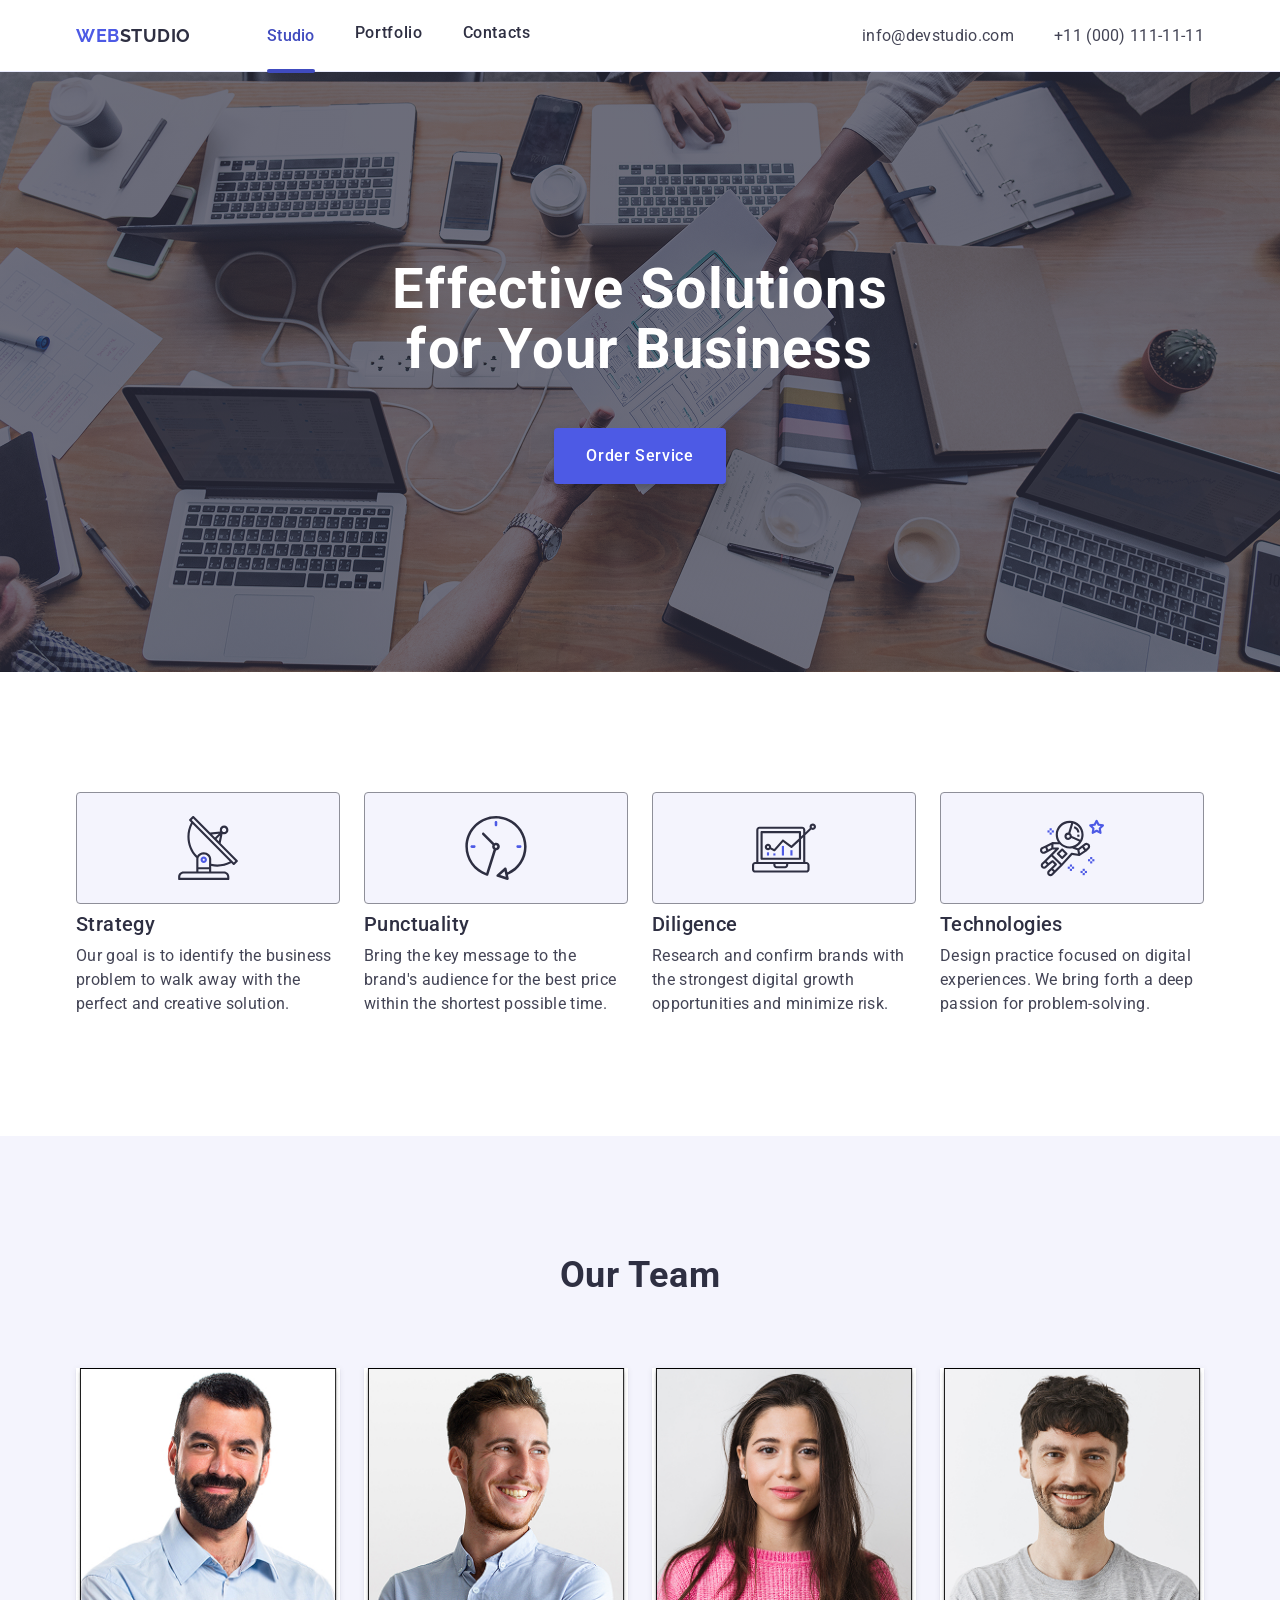
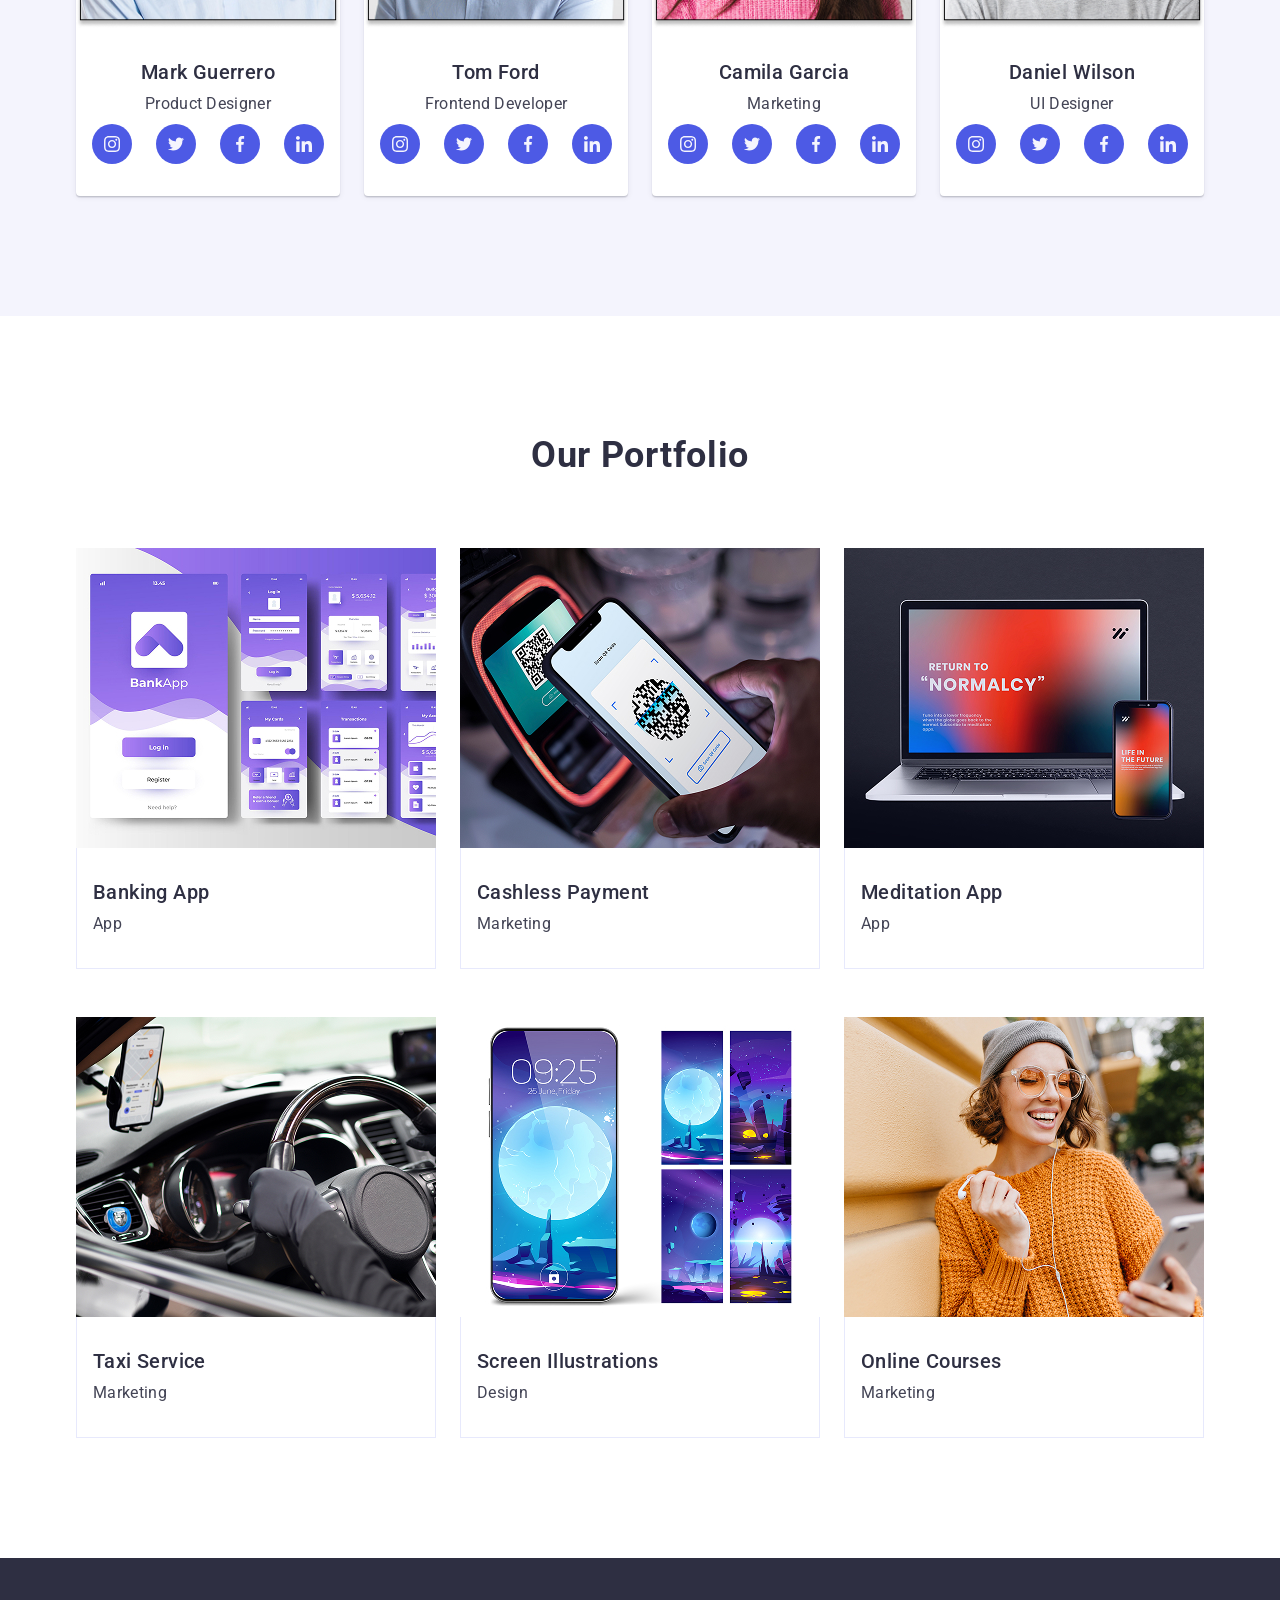
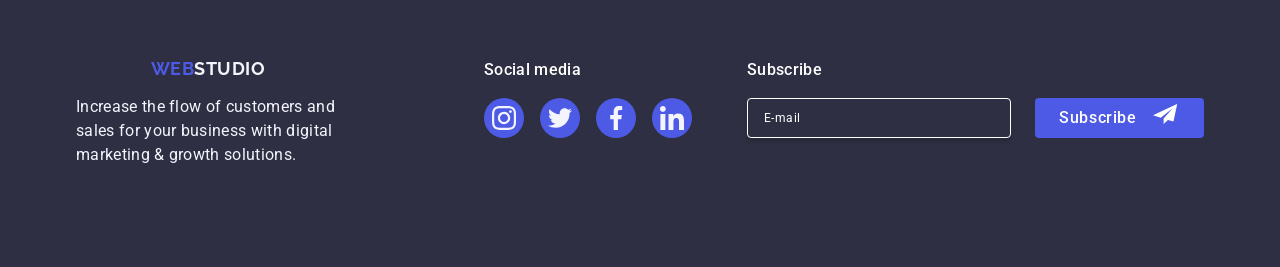
<file: index.html>
<!DOCTYPE html>
<html lang="en">

<head>
    <meta charset="UTF-8">
    <meta name="viewport" content="width=device-width, initial-scale=1.0">
    <title>Document</title>
    <link rel="preconnect" href="https://fonts.googleapis.com">
    <link rel="preconnect" href="https://fonts.gstatic.com" crossorigin>
    <link href="https://fonts.googleapis.com/css2?family=Raleway:ital,wght@0,100..900;1,100..900&family=Roboto:ital,wght@0,100..900;1,100..900&display=swap" rel="stylesheet">
    <link rel="stylesheet" href="https://cdnjs.cloudflare.com/ajax/libs/modern-normalize/3.0.1/modern-normalize.min.css" integrity="sha512-q6WgHqiHlKyOqslT/lgBgodhd03Wp4BEqKeW6nNtlOY4quzyG3VoQKFrieaCeSnuVseNKRGpGeDU3qPmabCANg==" crossorigin="anonymous" referrerpolicy="no-referrer"/>
    <link rel="stylesheet" href="./css/styles.css"/>
</head>

<body>
    <header class="header">
        <div class="container">
        <div class="start-point">
         <nav class="aligner">
             <a href="./index.html" class="logo"><span class="accent">Web</span>Studio</a>

              <ul class="nav">
                  <li>
                    <a href="./index.html" class="main-link current">Studio</a>
                  </li>
                  <li><a href="" class="nav-link">Portfolio</a></li>
                  <li><a href="" class="nav-link">Contacts</a></li>
              </ul>
         </nav>

         <address class="contacts">
              <ul class="contacts-list">
                  <li><a href="mailto:info@devstudio.com" class="link">info@devstudio.com</a></li>
                  <li><a href="tel:+110001111111" class="link">+11 (000) 111-11-11</a></li>
              </ul>
         </address>

         <button class="burger-btn" type="button">
          <svg width="24" height="24">
            <use href="./images/icons.svg#icon-hero-icons"></use>
          </svg> 
        </button>

        </div>
        </div>
    </header>

    <main class="main">
        
            <section class="main-page">
                <div class="container"> 
                <h1 class="main-title">Effective Solutions for Your Business</h1>
                
                <button type="button" class="main-page-button">Order Service</button>
                </div>
            </section>
       

        
            <section class="features-section">
                <div class="container">
                <h2 class="visually-hidden">Our Features</h2>
                <ul class="feature-list">
                    <li class="feature-item">

                        <div class="feature-icon-box">
                        <svg width="64" height="64">
                            <use href="./images/icons.svg#icon-antenna"></use>
                        </svg>
                        </div>

                        <h3 class="mini-title">Strategy</h3>
                        <p class="features-text">Our goal is to identify the business problem to walk away with the perfect and creative solution.</p>
                    </li>
                    <li class="feature-item">

                        <div class="feature-icon-box">
                        <svg width="64" height="64">
                            <use href="./images/icons.svg#icon-clock"></use>
                        </svg>
                        </div>

                        <h3 class="mini-title">Punctuality</h3>
                        <p class="features-text">Bring the key message to the brand's audience for the best price within the shortest possible time.</p>
                    </li>
                    <li class="feature-item">

                        <div class="feature-icon-box">
                        <svg width="64" height="64">
                            <use href="./images/icons.svg#icon-diagram"></use>
                        </svg>
                        </div>

                        <h3 class="mini-title">Diligence</h3>
                        <p class="features-text">Research and confirm brands with the strongest digital growth opportunities and minimize risk.</p>
                    </li>
                    <li class="feature-item">

                        <div class="feature-icon-box">
                        <svg width="64" height="64">
                            <use href="./images/icons.svg#icon-astronaut"></use>
                        </svg>
                        </div>

                        <h3 class="mini-title">Technologies</h3>
                        <p class="features-text">Design practice focused on digital experiences. We bring forth a deep passion for problem-solving.</p>
                    </li>
                </ul>
                 </div>
            </section>
       

        
            <section class="our-team-wrapper">
                <div class="container">
                <h2 class="team-section-title">Our Team</h2>
                <ul class="our-team-list">
                    <li class="our-team-item">
                        <img srcset="./images/img-9.jpg 1x, ./images/img-3-544-536@2x.jpg 2x" src="./images/img-9.jpg" alt="Dark-haired bearded man" width="264" height="260" />
                        <div class="team-bottom-text">
                        <h3 class="team-name text-center">Mark Guerrero</h3>
                        <p class="team-description text-center" >Product Designer</p>
                        
                        <ul class="social-list">
  <li class="social-item">
    <a href="#" class="social-link">
      <svg width="16" height="16" class="social-icon">
        <use href="./images/icons.svg#icon-instagram"></use>
      </svg>
    </a>
  </li>

  <li class="social-item">
    <a href="#" class="social-link">
      <svg width="16" height="16" class="social-icon">
        <use href="./images/icons.svg#icon-twitter"></use>
      </svg>
    </a>
  </li>

  <li class="social-item">
    <a href="#" class="social-link">
      <svg width="16" height="16" class="social-icon">
        <use href="./images/icons.svg#icon-facebook"></use>
      </svg>
    </a>
  </li>

  <li class="social-item">
    <a href="#" class="social-link">
      <svg width="16" height="16" class="social-icon">
        <use href="./images/icons.svg#icon-linkedin"></use>
      </svg>
    
    </a>
  </li>

</ul>
</div>
                    </li>
                    <li class="our-team-item">
                        <img srcset="./images/img-8.jpg 1x, ./images/img-2-544-536@2x.jpg 2x" src="./images/img-8.jpg" alt="Brown-haired man with a short beard" width="264" height="260" />
                        <div class="team-bottom-text">
                        <h3 class="team-name text-center">Tom Ford</h3>
                        <p class="team-description text-center">Frontend Developer</p>
                    
                    <ul class="social-list">
  <li class="social-item">
    <a href="#" class="social-link">
      <svg width="16" height="16" class="social-icon">
        <use href="./images/icons.svg#icon-instagram"></use>
      </svg>
    </a>
  </li>

  <li class="social-item">
    <a href="#" class="social-link">
      <svg width="16" height="16" class="social-icon">
        <use href="./images/icons.svg#icon-twitter"></use>
      </svg>
    </a>
  </li>

  <li class="social-item">
    <a href="#" class="social-link">
      <svg width="16" height="16" class="social-icon">
        <use href="./images/icons.svg#icon-facebook"></use>
      </svg>
    </a>
  </li>

  <li class="social-item">
    <a href="#" class="social-link">
      <svg width="16" height="16" class="social-icon">
        <use href="./images/icons.svg#icon-linkedin"></use>
      </svg>
    </a>
  </li>
</ul>
</div>
                    </li>
                    <li class="our-team-item">
                        <img srcset="./images/img-7.jpg 1x, ./images/img-1-544-536@2x.jpg 2x" src="./images/img-7.jpg" alt="Young lady with long dark hair" width="264" height="260" />
                        <div class="team-bottom-text">
                        <h3 class="team-name text-center">Camila Garcia</h3>
                        <p class="team-description text-center">Marketing</p>
                    
                    <ul class="social-list">
  <li class="social-item">
    <a href="#" class="social-link">
      <svg width="16" height="16" class="social-icon">
        <use href="./images/icons.svg#icon-instagram"></use>
      </svg>
    </a>
  </li>

  <li class="social-item">
    <a href="#" class="social-link">
      <svg width="16" height="16" class="social-icon">
        <use href="./images/icons.svg#icon-twitter"></use>
      </svg>
    </a>
  </li>

  <li class="social-item">
    <a href="#" class="social-link">
      <svg width="16" height="16" class="social-icon">
        <use href="./images/icons.svg#icon-facebook"></use>
      </svg>
    </a>
  </li>

  <li class="social-item">
    <a href="#" class="social-link">
      <svg width="16" height="16" class="social-icon">
        <use href="./images/icons.svg#icon-linkedin"></use>
      </svg>
    </a>
  </li>
</ul>
</div>
                    </li>
                    <li class="our-team-item">
                        <img srcset="./images/img-6.jpg 1x, ./images/img-544-536@2x.jpg 2x" src="./images/img-6.jpg" alt="A young smiling man with a disheveled hairstyle" width="264" height="260" />
                        <div class="team-bottom-text">
                        <h3 class="team-name text-center">Daniel Wilson</h3>
                        <p class="team-description text-center">UI Designer</p>
                    
                    <ul class="social-list">
  <li class="social-item">
    <a href="#" class="social-link">
      <svg width="16" height="16" class="social-icon">
        <use href="./images/icons.svg#icon-instagram"></use>
      </svg>
    </a>
  </li>

  <li class="social-item">
    <a href="#" class="social-link">
      <svg width="16" height="16" class="social-icon">
        <use href="./images/icons.svg#icon-twitter"></use>
      </svg>
    </a>
  </li>

  <li class="social-item">
    <a href="#" class="social-link">
      <svg width="16" height="16" class="social-icon">
        <use href="./images/icons.svg#icon-facebook"></use>
      </svg>
    </a>
  </li>

  <li class="social-item">
    <a href="#" class="social-link">
      <svg width="16" height="16" class="social-icon">
        <use href="./images/icons.svg#icon-linkedin"></use>
      </svg>
    </a>
  </li>
</ul>
</div>
                    </li>
                </ul>
                </div>
            </section>
        

        
            <section class="our-portfolio-wrapper">
            <div class="container">
                <h2 class="portfolio-section-title">Our Portfolio</h2>
                <ul class="portfolio-list">
                    <li class="portfolio-item">
                        <div class="portfolio-image-wrapper">
                        <img srcset="./images/img-5.jpg 1x, ./images/row1-1-720-600@2x.jpg 2x" src="./images/img-5.jpg" alt="Application pages" width="360" height="300"/>
                        <p class="portfolio-overlay">
            14 Stylish and User-Friendly App Design Concepts · Task Manager App · Calorie Tracker App · Exotic Fruit Ecommerce App · Cloud Storage App
        </p>
                        </div>
                        <div class="bottom-text">
                        <h3 class="portfolio-mini-title">Banking App</h3>
                        <p class="portfolio-description">App</p>
                        </div>
                    </li>
                    <li class="portfolio-item">
                        <div class="portfolio-image-wrapper">
                        <img srcset="./images/img-4.jpg 1x, ./images/row1-2-720-600@2x.jpg 2x" src="./images/img-4.jpg"  alt="Debit mashing with phone payments" width="360" height="300"/>
                        <p class="portfolio-overlay">
            14 Stylish and User-Friendly App Design Concepts · Task Manager App · Calorie Tracker App · Exotic Fruit Ecommerce App · Cloud Storage App
          </p>
                        </div>
                        <div class="bottom-text">
                        <h3 class="portfolio-mini-title">Cashless Payment</h3>
                        <p class="portfolio-description">Marketing</p>
                        </div>
                    </li>
                    <li class="portfolio-item">
                        <div class="portfolio-image-wrapper">
                        <img srcset="./images/img-3.jpg 1x, ./images/row1-3-720-600@2x.jpg 2x" src="./images/img-3.jpg"  alt="Laptop and phone applications" width="360" height="300"/>
                        <p class="portfolio-overlay">
            14 Stylish and User-Friendly App Design Concepts · Task Manager App · Calorie Tracker App · Exotic Fruit Ecommerce App · Cloud Storage App
        </p>
                        </div>
                        <div class="bottom-text">
                        <h3 class="portfolio-mini-title">Meditation App</h3>
                        <p class="portfolio-description">App</p>
                        </div>
                    </li>
                    <li class="portfolio-item">
                        <div class="portfolio-image-wrapper">
                        <img srcset="./images/img-2.jpg 1x, ./images/row2-1-720-600@2x.jpg 2x" src="./images/img-2.jpg"  alt="Taxi Service apps" width="360" height="300"/>
                        <p class="portfolio-overlay">
            14 Stylish and User-Friendly App Design Concepts · Task Manager App · Calorie Tracker App · Exotic Fruit Ecommerce App · Cloud Storage App
        </p>
                        </div>
                        <div class="bottom-text">
                        <h3 class="portfolio-mini-title">Taxi Service</h3>
                        <p class="portfolio-description">Marketing</p>
                        </div>
                    </li>
                    <li class="portfolio-item">
                        <div class="portfolio-image-wrapper">
                        <img srcset="./images/img-1.jpg 1x, ./images/row2-2-720-600@2x.jpg 2x" src="./images/img-1.jpg" alt="Screen Illustrations" width="360" height="300"/>
                        <p class="portfolio-overlay">
            14 Stylish and User-Friendly App Design Concepts · Task Manager App · Calorie Tracker App · Exotic Fruit Ecommerce App · Cloud Storage App
        </p>
                        </div>
                        <div class="bottom-text">
                        <h3 class="portfolio-mini-title">Screen Illustrations</h3>
                        <p class="portfolio-description">Design</p>
                        </div>
                    </li>
                    <li class="portfolio-item">
                      <div class="portfolio-image-wrapper">
                        <img srcset="./images/img.jpg 1x, ./images/row2-3-720-600@2x.jpg 2x" src="./images/img.jpg" alt="Use of Online Courses app" width="360" height="300"/>
                        <p class="portfolio-overlay">
            14 Stylish and User-Friendly App Design Concepts · Task Manager App · Calorie Tracker App · Exotic Fruit Ecommerce App · Cloud Storage App
        </p>
      </div>
                        <div class="bottom-text">
                        <h3 class="portfolio-mini-title">Online Courses</h3>
                        <p class="portfolio-description">Marketing</p>
                        </div>
                    </li>
                </ul> 
            </div>
            </section>
       
    </main>

    <footer class="ending">
        <div class="container">


          <div class="footer-wrapper">
        <div class="footer-info">
        <a href="./index.html" class="ending-logo"><span class="accent">Web</span>Studio</a>

        <p class="ending-text">Increase the flow of customers and sales for your business with digital marketing & growth solutions.</p>
</div>

      <div class="footer-social">
  <p class="footer-social-title">Social media</p>

  <ul class="footer-social-list">
    <li class="footer-social-item">
      <a href="#" class="footer-social-link">
        <svg width="24" height="24" class="footer-social-icon">
          <use href="./images/icons.svg#icon-instagram"></use>
        </svg>
      </a>
    </li>

    <li class="footer-social-item">
      <a href="#" class="footer-social-link">
        <svg width="24" height="24" class="footer-social-icon">
          <use href="./images/icons.svg#icon-twitter"></use>
        </svg>
      </a>
    </li>

    <li class="footer-social-item">
      <a href="#" class="footer-social-link">
        <svg width="24" height="24" class="footer-social-icon">
          <use href="./images/icons.svg#icon-facebook"></use>
        </svg>
      </a>
    </li>

    <li class="footer-social-item">
      <a href="#" class="footer-social-link">
        <svg width="24" height="24" class="footer-social-icon">
          <use href="./images/icons.svg#icon-linkedin"></use>
        </svg>
      </a>
    </li>
  </ul>
</div> 

<div class="footer-subscribe">
  <p class="footer-subscribe-text">Subscribe</p>

  <form class="footer-form">
    <input 
      type="email" 
      name="email" 
      placeholder="E-mail"
      class="footer-input"
    />

    <button type="submit" class="footer-btn">
      Subscribe
      <span class="plane">
      <svg width="24" height="24">
        <use href="./images/icons.svg#icon-send"></use>
      </svg>
    </span>
    </button>
  </form>
</div>

</div>
        </div>
    </footer>

<div class="backdrop">
  <div class="modal">

    <button type="button" class="modal-close">
      <svg class="close-icon" width="8" height="8">
    <use href="./images/icons.svg#icon-close-black"></use>
  </svg>
    </button>

    <p class="modal-title">
      Leave your contacts and we will call you back
    </p>

    <form class="modal-form">

      <div class="form-field">  
<label for="user-name" class="form-label">Name</label>
 <div class="input-wrap">
<input type="text"  name="user-name" class="form-input" id="user-name" />
<svg class="input-icon" width="18" height="24">
    <use href="./images/icons.svg#icon-person-black"></use>
  </svg>
</div>
      </div>

      <div class="form-field">
        <label for="user-phone" class="form-label">Phone</label>
        <div class="input-wrap">  
        <input type="tel" name="user-phone" class="form-input" id="user-phone" />
         <svg class="input-icon" width="18" height="24">
    <use href="./images/icons.svg#icon-phone-black"></use>
  </svg>
</div>
      </div>

<div class="form-field">
        <label for="user-email" class="form-label">Email</label>
        <div class="input-wrap">
         <input type="email" name="user-email" class="form-input" id="user-email" />
        <svg class="input-icon" width="18" height="24">
    <use href="./images/icons.svg#icon-email-black"></use>
  </svg>      
</div>
      </div>

      <div class="form-field">
        <div class="input-wrap">
        <label for="user-comment" class="form-label">Comment</label>
        <textarea class="form-textarea" name="user-comment" placeholder="Text input" id="user-comment"></textarea>
</div>
      </div>

      <div class="form-checkbox">
     <input type="checkbox" id="policy" name="policy" class="checkbox-input visually-hidden"/>

<label for="policy" class="checkbox-label">
  <span class="custom-checkbox">
    <svg class="accept-icon" width="10" height="8">
      <use href="./images/icons.svg#icon-accept"></use>
    </svg>
  </span>

  <span class="checkbox-text">
    I accept the terms and conditions of the 
    <a href="" class="checkbox-link">Privacy Policy</a>
  </span>
</label>
    </div>

      <button type="submit" class="modal-btn">
        Send
      </button>

 </form>
 </div>
 </div>

 <div class="mobile-menu">
  <div class="mobile-menu-container">

    <!-- Кнопка закрытия -->
  <button type="button" class="mobile-menu-close">
      <svg class="modal-close-icon" width="8" height="8">
    <use href="./images/icons.svg#icon-close-black"></use>
  </svg>
    </button>

    <!-- Навигация -->
    <nav class="mobile-nav">
      <ul class="mobile-nav-list">
        <li><a href="#" class="mobile-main-link">Studio</a></li>
        <li><a href="#" class="mobile-nav-link">Portfolio</a></li>
        <li><a href="#" class="mobile-nav-link">Contacts</a></li>
      </ul>
    </nav>

    <!-- Контакты + соцсети -->
    <div class="mobile-bottom">
      <address >
        <ul class="mobile-contacts">
          <li><a href="tel:+110001111111" class="mobile-phone-link">+11 (000) 111-11-11</a></li>
          <li><a href="mailto:info@devstudio.com" class="mobile-contact-link">info@devstudio.com</a></li>
        </ul>
      </address>

      <ul class="mobile-socials">
        <li class="mobile-social-item">
      <a href="#" class="mobile-social-link">
        <svg width="24" height="24" class="footer-social-icon">
          <use href="./images/icons.svg#icon-instagram"></use>
        </svg>
      </a>
    </li>

    <li class="mobile-social-item">
      <a href="#" class="mobile-social-link">
        <svg width="24" height="24" class="footer-social-icon">
          <use href="./images/icons.svg#icon-twitter"></use>
        </svg>
      </a>
    </li>

    <li class="mobile-social-item">
      <a href="#" class="mobile-social-link">
        <svg width="24" height="24" class="footer-social-icon">
          <use href="./images/icons.svg#icon-facebook"></use>
        </svg>
      </a>
    </li>

    <li class="mobile-social-item">
      <a href="#" class="mobile-social-link">
        <svg width="24" height="24" class="footer-social-icon">
          <use href="./images/icons.svg#icon-linkedin"></use>
        </svg>
      </a>
    </li>
      </ul>
    </div>

  </div>
</div>
</body>
</html>
</file>
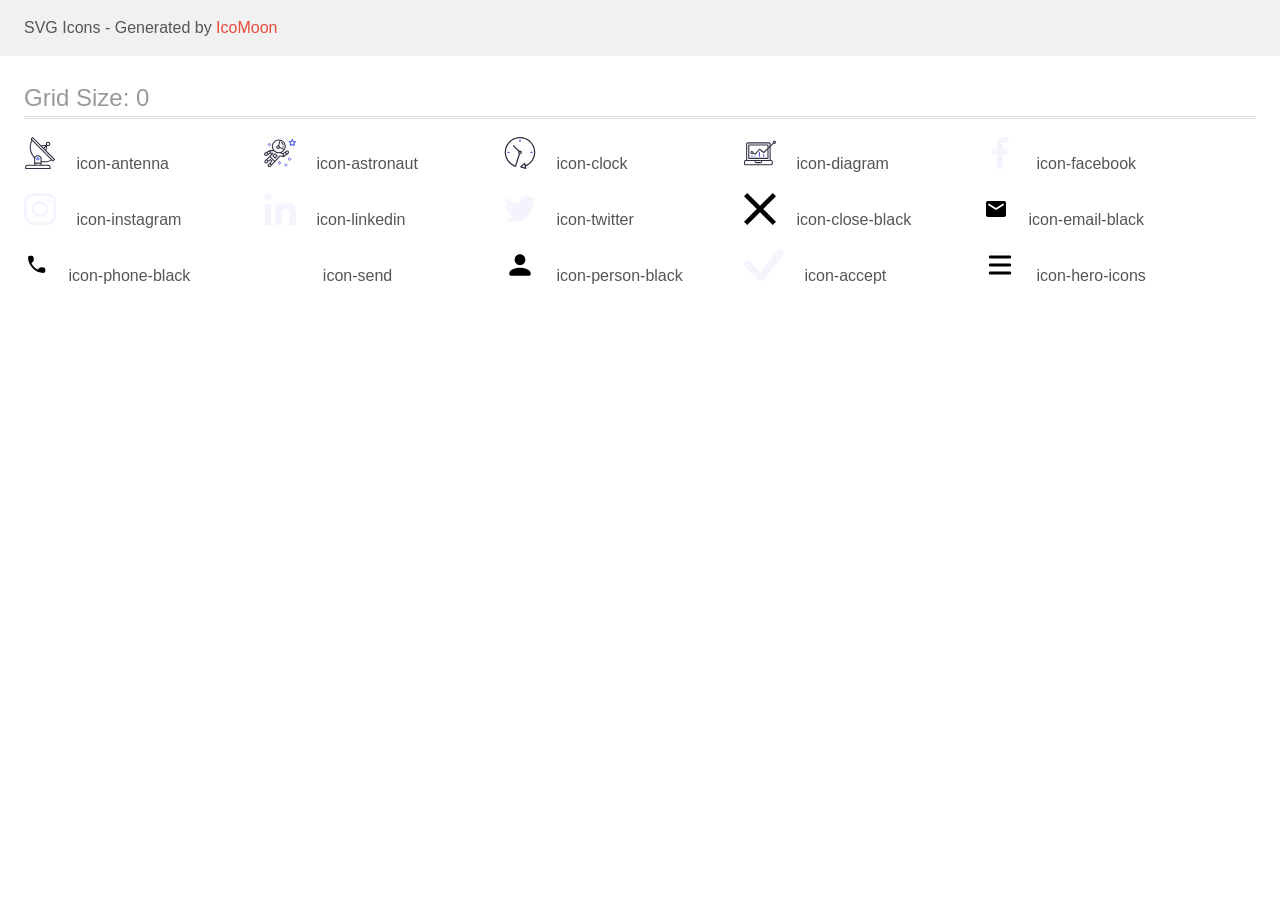
<file: images/icons/demo.html>
<!doctype html>
<html>
<head>
    <title>IcoMoon - SVG Icons</title>
    <meta charset="utf-8">
    <meta name="viewport" content="width=device-width, initial-scale=1">
    <link rel="stylesheet" href="demo-files/demo.css">
    <link rel="stylesheet" href="style.css">
</head>
<body>
<svg aria-hidden="true" style="position: absolute; width: 0; height: 0; overflow: hidden;" version="1.1" xmlns="http://www.w3.org/2000/svg" xmlns:xlink="http://www.w3.org/1999/xlink">
<defs>
<symbol id="icon-antenna" viewBox="0 0 32 32">
<path fill="#2e2f42" style="fill: var(--color1, #2e2f42)" d="M30.773 22.098l-8.443-8.505 0.937-4.615c0.242 0.094 0.499 0.144 0.758 0.146h0.006c1.192 0.014 2.17-0.941 2.184-2.133s-0.941-2.17-2.133-2.184c-1.192-0.014-2.17 0.941-2.184 2.133-0.003 0.255 0.039 0.509 0.125 0.749l-4.96 0.605-8.091-8.133c-0.099-0.101-0.235-0.159-0.377-0.16-0.14 0.001-0.274 0.056-0.373 0.155l-1.513 1.504c-0.208 0.208-0.208 0.546 0 0.754l0.814 0.826c-3.153 5.798-2.129 12.978 2.519 17.663 0.043 0.041 0.092 0.074 0.146 0.098-0.034 0.18-0.051 0.364-0.052 0.547v6.187h-6.4c-1.472 0.002-2.665 1.195-2.667 2.667v1.067c0 0.295 0.239 0.533 0.533 0.533h24.533c0.295 0 0.533-0.239 0.533-0.533v-1.067c-0.002-1.472-1.195-2.665-2.667-2.667h-6.4v-2.742c1.003 0.21 2.024 0.317 3.049 0.32 2.458-0.003 4.877-0.615 7.040-1.783l0.818 0.823c0.099 0.101 0.235 0.159 0.377 0.16 0.14-0.001 0.274-0.056 0.373-0.155l1.513-1.504c0.208-0.208 0.208-0.546 0-0.754zM23.28 6.233c0.418-0.415 1.093-0.414 1.509 0.004s0.414 1.093-0.004 1.508c-0.2 0.199-0.47 0.31-0.752 0.31h-0.003c-0.589-0.003-1.064-0.483-1.061-1.072 0.002-0.282 0.115-0.552 0.314-0.751h-0.002zM22.024 9.738l-0.598 2.946-1.175-1.182 1.774-1.763zM21.419 8.836l-1.92 1.909-1.485-1.493 3.405-0.415zM24.004 28.8c0.884 0 1.6 0.716 1.6 1.6v0.533h-23.467v-0.533c0-0.884 0.716-1.6 1.6-1.6h20.267zM16.537 26.667v1.067h-5.333v-1.067h5.333zM11.204 25.6v-4.053c0-1.294 1.196-2.347 2.667-2.347s2.667 1.053 2.667 2.347v4.053h-5.333zM17.604 23.904v-2.357c0-1.882-1.675-3.413-3.733-3.413-1.331-0.020-2.576 0.657-3.281 1.786-4.058-4.274-4.971-10.645-2.279-15.887l18.602 18.708c-2.872 1.461-6.165 1.873-9.309 1.163zM28.893 23.22l-21.057-21.181 0.755-0.752 7.935 7.98c0.004 0 0.006 0.007 0.010 0.010l13.115 13.191-0.757 0.752z"></path>
<path fill="#4d5ae5" style="fill: var(--color2, #4d5ae5)" d="M13.876 20.267h-0.005c-0.884-0.001-1.601 0.714-1.602 1.598s0.714 1.601 1.598 1.602h0.005c0.884 0.001 1.601-0.714 1.602-1.598s-0.714-1.601-1.598-1.602zM14.249 22.245c-0.1 0.1-0.236 0.156-0.378 0.155-0.295-0.002-0.532-0.242-0.531-0.536 0.001-0.141 0.057-0.276 0.157-0.375s0.233-0.154 0.373-0.155c0.295 0.002 0.532 0.242 0.531 0.536-0.001 0.141-0.057 0.276-0.157 0.375h0.005z"></path>
</symbol>
<symbol id="icon-astronaut" viewBox="0 0 32 32">
<path fill="#4d5ae5" style="fill: var(--color2, #4d5ae5)" d="M31.974 4.524c-0.063-0.193-0.229-0.333-0.43-0.363l-1.91-0.278-0.855-1.731c-0.179-0.365-0.777-0.365-0.956 0l-0.855 1.731-1.91 0.278c-0.201 0.029-0.367 0.17-0.431 0.363-0.062 0.193-0.011 0.405 0.135 0.547l1.383 1.348-0.326 1.903c-0.034 0.2 0.048 0.402 0.212 0.522 0.166 0.121 0.382 0.135 0.562 0.040l1.709-0.899 1.709 0.899c0.078 0.041 0.164 0.061 0.249 0.061 0.11 0 0.221-0.034 0.314-0.102 0.164-0.119 0.246-0.322 0.212-0.522l-0.326-1.903 1.383-1.348c0.145-0.142 0.197-0.354 0.135-0.547zM29.511 5.851c-0.125 0.122-0.183 0.299-0.153 0.472l0.191 1.114-1-0.526c-0.078-0.041-0.163-0.061-0.249-0.061s-0.17 0.020-0.249 0.061l-1.001 0.526 0.191-1.114c0.030-0.173-0.028-0.349-0.153-0.472l-0.81-0.789 1.119-0.163c0.174-0.025 0.324-0.134 0.402-0.292l0.5-1.013 0.5 1.013c0.078 0.157 0.228 0.267 0.402 0.292l1.119 0.163-0.809 0.789z"></path>
<path fill="#4d5ae5" style="fill: var(--color2, #4d5ae5)" d="M26.133 20.522h-1.067v1.067h1.067v-1.067z"></path>
<path fill="#4d5ae5" style="fill: var(--color2, #4d5ae5)" d="M26.133 22.656h-1.067v1.067h1.067v-1.067z"></path>
<path fill="#4d5ae5" style="fill: var(--color2, #4d5ae5)" d="M27.2 21.589h-1.067v1.067h1.067v-1.067z"></path>
<path fill="#4d5ae5" style="fill: var(--color2, #4d5ae5)" d="M25.067 21.589h-1.067v1.067h1.067v-1.067z"></path>
<path fill="#4d5ae5" style="fill: var(--color2, #4d5ae5)" d="M22.4 26.389h-1.067v1.067h1.067v-1.067z"></path>
<path fill="#4d5ae5" style="fill: var(--color2, #4d5ae5)" d="M22.4 28.522h-1.067v1.067h1.067v-1.067z"></path>
<path fill="#4d5ae5" style="fill: var(--color2, #4d5ae5)" d="M23.467 27.456h-1.067v1.067h1.067v-1.067z"></path>
<path fill="#4d5ae5" style="fill: var(--color2, #4d5ae5)" d="M21.333 27.456h-1.067v1.067h1.067v-1.067z"></path>
<path fill="#4d5ae5" style="fill: var(--color2, #4d5ae5)" d="M16 24.256h-1.067v1.067h1.067v-1.067z"></path>
<path fill="#4d5ae5" style="fill: var(--color2, #4d5ae5)" d="M16 26.389h-1.067v1.067h1.067v-1.067z"></path>
<path fill="#4d5ae5" style="fill: var(--color2, #4d5ae5)" d="M17.067 25.322h-1.067v1.067h1.067v-1.067z"></path>
<path fill="#4d5ae5" style="fill: var(--color2, #4d5ae5)" d="M14.933 25.322h-1.067v1.067h1.067v-1.067z"></path>
<path fill="#4d5ae5" style="fill: var(--color2, #4d5ae5)" d="M5.867 6.122h-1.067v1.067h1.067v-1.067z"></path>
<path fill="#4d5ae5" style="fill: var(--color2, #4d5ae5)" d="M5.867 8.255h-1.067v1.067h1.067v-1.067z"></path>
<path fill="#4d5ae5" style="fill: var(--color2, #4d5ae5)" d="M6.933 7.189h-1.067v1.067h1.067v-1.067z"></path>
<path fill="#4d5ae5" style="fill: var(--color2, #4d5ae5)" d="M4.8 7.189h-1.067v1.067h1.067v-1.067z"></path>
<path fill="#2e2f42" style="fill: var(--color1, #2e2f42)" d="M24.715 14.159c-0.287-0.388-0.709-0.637-1.188-0.705-0.481-0.068-0.956 0.058-1.34 0.352l-1.252 0.96-1.898 1.417-1.358-0.541c2.421-1.086 4.114-3.508 4.114-6.32 0-3.823-3.123-6.933-6.961-6.933s-6.961 3.11-6.961 6.933c0 1.386 0.414 2.674 1.12 3.758l-2.764-0.024c-0.002 0-0.003 0-0.005 0-0.009 0-0.015 0.004-0.023 0.005-0.053 0.002-0.105 0.013-0.155 0.031-0.013 0.005-0.026 0.008-0.038 0.013-0.006 0.003-0.013 0.003-0.019 0.006l-3.233 1.596c-0.001 0-0.001 0-0.001 0.001l-1.893 0.911c-0.021 0.009-0.042 0.021-0.063 0.035-0.755 0.502-1.012 1.489-0.598 2.295 0.22 0.429 0.595 0.745 1.056 0.889 0.178 0.055 0.359 0.083 0.539 0.083 0.29 0 0.577-0.071 0.839-0.211l1.388-0.738 2.264-1.169 1.357-0.008-5.442 5.416c-0.001 0.001-0.001 0.001-0.002 0.001l-1.339 1.333c-0.316 0.315-0.49 0.732-0.49 1.178s0.174 0.863 0.49 1.179c0.325 0.323 0.752 0.485 1.179 0.485s0.854-0.162 1.18-0.485l1.314-1.309 1.741-1.3 0.901 0.897-1.762 1.754c-0 0.001-0.001 0.001-0.002 0.001l-1.339 1.333c-0.316 0.315-0.49 0.732-0.49 1.178s0.174 0.863 0.49 1.179c0.325 0.323 0.753 0.485 1.18 0.485s0.855-0.162 1.18-0.485l3.482-3.467c0.001-0.001 0.001-0.001 0.001-0.002l1.010-1-0.004-0.004c0.006-0.006 0.015-0.009 0.022-0.015l5.166-5.658 3.471 0.494c0.025 0.004 0.050 0.005 0.075 0.005 0.065 0 0.127-0.015 0.187-0.038 0.018-0.006 0.033-0.015 0.050-0.023 0.019-0.010 0.039-0.015 0.058-0.027l3.213-2.133c0.012-0.008 0.018-0.021 0.029-0.029 0.013-0.010 0.029-0.014 0.041-0.026l1.271-1.191c0.662-0.62 0.753-1.635 0.212-2.362zM2.13 17.77c-0.173 0.093-0.37 0.111-0.558 0.052-0.187-0.058-0.338-0.186-0.427-0.358-0.161-0.314-0.068-0.695 0.214-0.902l1.314-0.632 0.449 1.313-0.992 0.527zM5.628 15.942l-1.548 0.8-0.439-1.283 2.027-1.001-0.040 1.484zM20.727 9.322c0 0.918-0.219 1.785-0.599 2.559l-4.181-1.899c-0.044-0.573-0.341-1.075-0.788-1.388l1.464-4.86c2.378 0.756 4.105 2.974 4.105 5.588zM8.938 9.322c0-3.235 2.644-5.867 5.894-5.867 0.253 0 0.5 0.021 0.745 0.052l-1.432 4.754c-0.019-0.001-0.037-0.006-0.057-0.006-1.033 0-1.873 0.837-1.873 1.867s0.84 1.867 1.873 1.867c0.694 0 1.294-0.383 1.618-0.945l3.862 1.755c-1.075 1.446-2.795 2.39-4.737 2.39-3.25 0-5.894-2.632-5.894-5.867zM14.894 10.122c0 0.441-0.362 0.8-0.806 0.8s-0.806-0.359-0.806-0.8c0-0.441 0.362-0.8 0.806-0.8s0.806 0.359 0.806 0.8zM2.465 25.146c-0.236 0.234-0.619 0.234-0.854 0.001-0.114-0.114-0.176-0.263-0.176-0.423s0.062-0.309 0.176-0.421l0.962-0.958 0.851 0.848-0.959 0.955zM5.679 28.88c-0.236 0.234-0.619 0.235-0.855 0.001-0.114-0.114-0.176-0.263-0.176-0.423s0.062-0.309 0.176-0.421l0.963-0.959 0.852 0.848-0.96 0.955zM9.16 25.411c-0.001 0-0.001 0-0.002 0.001l-1.765 1.76-0.852-0.848 1.763-1.755c0 0 0 0 0-0s0.001-0.001 0.002-0.001c0.040-0.040 0.065-0.088 0.090-0.135 0.007-0.014 0.020-0.026 0.026-0.040 0.017-0.041 0.019-0.085 0.026-0.129 0.003-0.025 0.014-0.047 0.014-0.073 0-0.036-0.013-0.070-0.020-0.106-0.006-0.032-0.006-0.065-0.019-0.095-0.020-0.050-0.055-0.094-0.091-0.138-0.010-0.012-0.014-0.027-0.025-0.038 0 0 0 0-0.001 0s-0.001-0.002-0.001-0.002l-1.607-1.6c-0.017-0.017-0.039-0.024-0.058-0.038-0.028-0.022-0.055-0.042-0.087-0.058-0.030-0.015-0.061-0.024-0.093-0.033-0.034-0.010-0.067-0.017-0.103-0.020-0.033-0.002-0.063 0.001-0.095 0.005-0.036 0.004-0.069 0.009-0.104 0.020-0.034 0.011-0.063 0.027-0.094 0.045-0.020 0.011-0.042 0.015-0.061 0.029l-1.773 1.324-0.901-0.897 2.399-2.386 4.361 4.289-0.928 0.919zM15.979 18.394c-0.015-0.002-0.030 0.004-0.045 0.003-0.039-0.002-0.076 0.001-0.115 0.007-0.030 0.005-0.059 0.011-0.088 0.021-0.034 0.012-0.065 0.028-0.097 0.047-0.030 0.018-0.057 0.037-0.083 0.061-0.013 0.011-0.028 0.017-0.040 0.029l-4.698 5.146-4.328-4.257 2.833-2.818c0.209-0.208 0.21-0.546 0.002-0.755-0.105-0.105-0.243-0.157-0.381-0.156v-0.001l-2.219 0.013 0.028-1.607 3.104 0.027c1.265 1.294 3.029 2.101 4.981 2.101 0.437 0 0.864-0.045 1.279-0.123 0.040 0.032 0.079 0.065 0.13 0.085l2.41 0.96 0.152 0.758 0.178 0.885-3.003-0.427zM20.020 18.572l-0.313-1.558 1.446-1.080 0.947 1.257-2.080 1.381zM23.774 15.741l-0.838 0.785-0.931-1.236 0.831-0.637c0.155-0.119 0.351-0.168 0.543-0.143 0.193 0.027 0.364 0.128 0.48 0.284 0.217 0.292 0.18 0.699-0.085 0.947z"></path>
<path fill="#2e2f42" style="fill: var(--color1, #2e2f42)" d="M13.602 18.544l-2.143-2.133c-0.207-0.207-0.545-0.207-0.753 0l-2.142 2.133c-0.1 0.101-0.157 0.236-0.157 0.378s0.056 0.278 0.157 0.378l2.142 2.133c0.104 0.103 0.241 0.155 0.377 0.155s0.273-0.052 0.376-0.155l2.143-2.133c0.1-0.1 0.157-0.236 0.157-0.378s-0.057-0.278-0.157-0.378zM11.083 20.303l-1.387-1.381 1.387-1.381 1.387 1.381-1.387 1.381z"></path>
<path fill="#2e2f42" style="fill: var(--color1, #2e2f42)" d="M17.164 5.071l-0.258 1.036c0.071 0.018 1.738 0.452 1.738 2.149h1.067c-0-2.017-1.666-2.965-2.547-3.185z"></path>
<path fill="#2e2f42" style="fill: var(--color1, #2e2f42)" d="M19.711 9.322h-1.067v1.067h1.067v-1.067z"></path>
</symbol>
<symbol id="icon-clock" viewBox="0 0 32 32">
<path fill="#2e2f42" style="fill: var(--color1, #2e2f42)" d="M31.297 15.301c-0.002-8.452-6.855-15.303-15.308-15.301s-15.303 6.855-15.301 15.308c0.001 6.658 4.307 12.551 10.649 14.576 0.061 0.019 0.124 0.029 0.187 0.029 0.121-0 0.239-0.032 0.342-0.094 0.135-0.080 0.236-0.207 0.283-0.356l3.865-12.25c1.057-0.005 1.909-0.866 1.903-1.923s-0.866-1.909-1.923-1.903c-0.284 0.001-0.565 0.067-0.82 0.191l-5.106-5.107c-0.253-0.245-0.657-0.238-0.902 0.016-0.239 0.247-0.239 0.639 0 0.886l5.103 5.109c-0.392 0.799-0.168 1.764 0.536 2.309l-3.683 11.673c-7.278-2.681-11.004-10.754-8.323-18.032s10.754-11.004 18.032-8.323c7.278 2.681 11.004 10.754 8.323 18.032-1.31 3.556-4.001 6.431-7.462 7.973l-0.398-1.874c-0.073-0.345-0.411-0.565-0.756-0.492-0.109 0.023-0.209 0.074-0.293 0.148l-3.837 3.426c-0.263 0.234-0.287 0.637-0.052 0.9 0.076 0.085 0.174 0.149 0.283 0.184l4.899 1.564c0.335 0.108 0.694-0.077 0.802-0.412 0.034-0.106 0.040-0.219 0.017-0.328l-0.391-1.839c5.664-2.388 9.342-7.942 9.329-14.089zM15.992 14.664c0.352 0 0.638 0.286 0.638 0.638s-0.286 0.638-0.638 0.638c-0.352 0-0.638-0.285-0.638-0.638s0.285-0.638 0.638-0.638zM18.093 29.528l2.184-1.948 0.603 2.84-2.787-0.892z"></path>
<path fill="#4d5ae5" style="fill: var(--color2, #4d5ae5)" d="M15.354 3.185v1.275c0 0.352 0.285 0.638 0.638 0.638s0.638-0.285 0.638-0.638v-1.275c0-0.352-0.286-0.638-0.638-0.638s-0.638 0.286-0.638 0.638z"></path>
<path fill="#4d5ae5" style="fill: var(--color2, #4d5ae5)" d="M3.876 14.664c-0.352 0-0.638 0.286-0.638 0.638s0.285 0.638 0.638 0.638h1.275c0.352 0 0.638-0.285 0.638-0.638s-0.285-0.638-0.638-0.638h-1.275z"></path>
<path fill="#4d5ae5" style="fill: var(--color2, #4d5ae5)" d="M28.108 15.939c0.352 0 0.638-0.285 0.638-0.638s-0.285-0.638-0.638-0.638h-1.275c-0.352 0-0.638 0.286-0.638 0.638s0.286 0.638 0.638 0.638h1.275z"></path>
</symbol>
<symbol id="icon-diagram" viewBox="0 0 32 32">
<path fill="#4d5ae5" style="fill: var(--color2, #4d5ae5)" d="M14.925 14.965h1.066v4.798h-1.066v-4.797z"></path>
<path fill="#4d5ae5" style="fill: var(--color2, #4d5ae5)" d="M19.19 17.097h1.066v2.665h-1.066v-2.665z"></path>
<path fill="#4d5ae5" style="fill: var(--color2, #4d5ae5)" d="M10.661 18.696h1.066v1.066h-1.066v-1.066z"></path>
<path fill="#4d5ae5" style="fill: var(--color2, #4d5ae5)" d="M7.463 18.163h1.066v1.599h-1.066v-1.599z"></path>
<path fill="#2e2f42" style="fill: var(--color1, #2e2f42)" d="M1.599 28.291h25.587c0.883 0 1.599-0.716 1.599-1.599v-2.132c0-0.883-0.716-1.599-1.599-1.599h-0.533v-13.293l3.028-2.868c0.703 0.346 1.553 0.136 2.013-0.499s0.396-1.508-0.152-2.068-1.42-0.644-2.065-0.198c-0.644 0.446-0.873 1.292-0.542 2.002l-2.281 2.163v-1.23c0-0.883-0.716-1.599-1.599-1.599h-21.322c-0.883 0-1.599 0.716-1.599 1.599v15.992h-0.533c-0.883 0-1.599 0.716-1.599 1.599v2.132c0 0.883 0.716 1.599 1.599 1.599zM30.384 4.837c0.294 0 0.533 0.239 0.533 0.533s-0.239 0.533-0.533 0.533c-0.294 0-0.533-0.239-0.533-0.533s0.239-0.533 0.533-0.533zM3.198 6.969c0-0.294 0.239-0.533 0.533-0.533h21.322c0.294 0 0.533 0.239 0.533 0.533v2.239l-1.066 1.013v-2.186c0-0.294-0.239-0.533-0.533-0.533h-19.19c-0.294 0-0.533 0.239-0.533 0.533v13.326c0 0.294 0.239 0.533 0.533 0.533h19.19c0.294 0 0.533-0.239 0.533-0.533v-9.674l1.066-1.010v12.284h-22.388v-15.992zM7.996 13.899c-0.721-0.002-1.354 0.478-1.546 1.174s0.105 1.433 0.725 1.801c0.62 0.368 1.41 0.276 1.928-0.226l1.853 0.93c0.215 0.108 0.476 0.057 0.636-0.123l3.939-4.431 3.872 2.901c0.208 0.156 0.498 0.139 0.686-0.039l3.365-3.188v8.131h-18.124v-12.26h18.124v2.66l-3.771 3.572-3.904-2.927c-0.222-0.166-0.534-0.135-0.718 0.072l-3.993 4.493-1.493-0.746c0.011-0.064 0.018-0.129 0.020-0.193 0-0.883-0.716-1.599-1.599-1.599zM8.529 15.498c0 0.294-0.239 0.533-0.533 0.533s-0.533-0.239-0.533-0.533c0-0.294 0.239-0.533 0.533-0.533s0.533 0.239 0.533 0.533zM11.727 24.027h5.331v0.533c0 0.294-0.239 0.533-0.533 0.533h-4.264c-0.294 0-0.533-0.239-0.533-0.533v-0.533zM1.066 24.56c0-0.294 0.239-0.533 0.533-0.533h9.062v0.533c0 0.883 0.716 1.599 1.599 1.599h4.264c0.883 0 1.599-0.716 1.599-1.599v-0.533h9.062c0.294 0 0.533 0.239 0.533 0.533v2.132c0 0.294-0.239 0.533-0.533 0.533h-25.587c-0.294 0-0.533-0.239-0.533-0.533v-2.132z"></path>
</symbol>
<symbol id="icon-facebook" viewBox="0 0 32 32">
<path fill="#f4f4fd" style="fill: var(--color3, #f4f4fd)" d="M21.329 5.313h2.921v-5.088c-0.504-0.069-2.237-0.225-4.256-0.225-4.212 0-7.097 2.649-7.097 7.519v4.481h-4.648v5.688h4.648v14.312h5.699v-14.311h4.46l0.708-5.688h-5.169v-3.919c0.001-1.644 0.444-2.769 2.735-2.769z"></path>
</symbol>
<symbol id="icon-instagram" viewBox="0 0 32 32">
<path fill="#f4f4fd" style="fill: var(--color3, #f4f4fd)" d="M31.969 9.408c-0.075-1.7-0.35-2.869-0.744-3.882-0.406-1.075-1.031-2.038-1.851-2.838-0.8-0.813-1.769-1.444-2.832-1.844-1.019-0.394-2.181-0.669-3.882-0.744-1.713-0.081-2.257-0.1-6.601-0.1s-4.888 0.019-6.595 0.094c-1.7 0.075-2.869 0.35-3.882 0.744-1.075 0.406-2.038 1.031-2.838 1.85-0.813 0.8-1.444 1.769-1.844 2.832-0.394 1.019-0.669 2.182-0.744 3.882-0.081 1.713-0.1 2.257-0.1 6.601s0.019 4.888 0.094 6.595c0.075 1.7 0.35 2.869 0.744 3.882 0.406 1.075 1.038 2.038 1.85 2.838 0.8 0.813 1.769 1.444 2.832 1.844 1.019 0.394 2.182 0.669 3.882 0.744 1.706 0.075 2.25 0.094 6.595 0.094s4.888-0.019 6.595-0.094c1.7-0.075 2.869-0.35 3.882-0.744 2.151-0.831 3.851-2.532 4.682-4.682 0.394-1.019 0.669-2.182 0.744-3.882 0.075-1.707 0.094-2.25 0.094-6.595s-0.006-4.888-0.081-6.595zM29.087 22.473c-0.069 1.563-0.331 2.407-0.55 2.969-0.538 1.394-1.644 2.5-3.038 3.038-0.563 0.219-1.413 0.481-2.969 0.55-1.688 0.075-2.194 0.094-6.464 0.094s-4.782-0.019-6.464-0.094c-1.563-0.069-2.407-0.331-2.969-0.55-0.694-0.256-1.325-0.663-1.838-1.194-0.531-0.519-0.938-1.144-1.194-1.838-0.219-0.563-0.481-1.413-0.55-2.969-0.075-1.688-0.094-2.194-0.094-6.464s0.019-4.782 0.094-6.464c0.069-1.563 0.331-2.407 0.55-2.969 0.256-0.694 0.663-1.325 1.2-1.838 0.519-0.531 1.144-0.938 1.838-1.194 0.563-0.219 1.413-0.481 2.969-0.55 1.688-0.075 2.194-0.094 6.464-0.094 4.276 0 4.782 0.019 6.464 0.094 1.563 0.069 2.407 0.331 2.969 0.55 0.694 0.256 1.325 0.662 1.838 1.194 0.531 0.519 0.938 1.144 1.194 1.838 0.219 0.563 0.481 1.413 0.55 2.969 0.075 1.688 0.094 2.194 0.094 6.464s-0.019 4.77-0.094 6.458z"></path>
<path fill="#f4f4fd" style="fill: var(--color3, #f4f4fd)" d="M16.059 7.783c-4.538 0-8.22 3.682-8.22 8.22s3.682 8.22 8.22 8.22c4.539 0 8.22-3.682 8.22-8.22s-3.682-8.22-8.22-8.22zM16.059 21.335c-2.944 0-5.332-2.388-5.332-5.332s2.388-5.332 5.332-5.332c2.945 0 5.332 2.388 5.332 5.332s-2.388 5.332-5.332 5.332z"></path>
<path fill="#f4f4fd" style="fill: var(--color3, #f4f4fd)" d="M26.524 7.458c0 1.060-0.859 1.919-1.919 1.919s-1.919-0.859-1.919-1.919c0-1.060 0.859-1.919 1.919-1.919s1.919 0.859 1.919 1.919z"></path>
</symbol>
<symbol id="icon-linkedin" viewBox="0 0 32 32">
<path fill="#f4f4fd" style="fill: var(--color3, #f4f4fd)" d="M31.992 32v-0.001h0.008v-11.736c0-5.741-1.236-10.164-7.948-10.164-3.227 0-5.392 1.771-6.276 3.449h-0.093v-2.913h-6.364v21.364h6.627v-10.579c0-2.785 0.528-5.479 3.977-5.479 3.399 0 3.449 3.179 3.449 5.657v10.401h6.62z"></path>
<path fill="#f4f4fd" style="fill: var(--color3, #f4f4fd)" d="M0.528 10.636h6.635v21.364h-6.635v-21.364z"></path>
<path fill="#f4f4fd" style="fill: var(--color3, #f4f4fd)" d="M3.843 0c-2.121 0-3.843 1.721-3.843 3.843s1.721 3.879 3.843 3.879c2.121 0 3.843-1.757 3.843-3.879-0.001-2.121-1.723-3.843-3.843-3.843v0z"></path>
</symbol>
<symbol id="icon-twitter" viewBox="0 0 32 32">
<path fill="#f4f4fd" style="fill: var(--color3, #f4f4fd)" d="M32 6.078c-1.19 0.522-2.458 0.868-3.78 1.036 1.36-0.812 2.398-2.088 2.886-3.626-1.268 0.756-2.668 1.29-4.16 1.588-1.204-1.282-2.92-2.076-4.792-2.076-3.632 0-6.556 2.948-6.556 6.562 0 0.52 0.044 1.020 0.152 1.496-5.454-0.266-10.28-2.88-13.522-6.862-0.566 0.982-0.898 2.106-0.898 3.316 0 2.272 1.17 4.286 2.914 5.452-1.054-0.020-2.088-0.326-2.964-0.808 0 0.020 0 0.046 0 0.072 0 3.188 2.274 5.836 5.256 6.446-0.534 0.146-1.116 0.216-1.72 0.216-0.42 0-0.844-0.024-1.242-0.112 0.85 2.598 3.262 4.508 6.13 4.57-2.232 1.746-5.066 2.798-8.134 2.798-0.538 0-1.054-0.024-1.57-0.090 2.906 1.874 6.35 2.944 10.064 2.944 12.072 0 18.672-10 18.672-18.668 0-0.29-0.010-0.57-0.024-0.848 1.302-0.924 2.396-2.078 3.288-3.406z"></path>
</symbol>
<symbol id="icon-close-black" viewBox="0 0 32 32">
<path d="M32 3.223l-3.223-3.223-12.777 12.777-12.777-12.777-3.223 3.223 12.777 12.777-12.777 12.777 3.223 3.223 12.777-12.777 12.777 12.777 3.223-3.223-12.777-12.777 12.777-12.777z"></path>
</symbol>
<symbol id="icon-email-black" viewBox="0 0 24 32">
<path d="M20 8h-16c-1.1 0-1.99 0.9-1.99 2l-0.010 12c0 1.1 0.9 2 2 2h16c1.1 0 2-0.9 2-2v-12c0-1.1-0.9-2-2-2zM19.6 12.25l-7.070 4.42c-0.32 0.2-0.74 0.2-1.060 0l-7.070-4.42c-0.25-0.16-0.4-0.43-0.4-0.72 0-0.67 0.73-1.070 1.3-0.72l6.7 4.19 6.7-4.19c0.57-0.35 1.3 0.050 1.3 0.72 0 0.29-0.15 0.56-0.4 0.72z"></path>
</symbol>
<symbol id="icon-phone-black" viewBox="0 0 24 32">
<path d="M19.635 18.487l-2.451-0.28c-0.589-0.067-1.167 0.135-1.582 0.55l-1.775 1.775c-2.731-1.389-4.969-3.618-6.359-6.359l1.785-1.785c0.415-0.415 0.618-0.994 0.55-1.582l-0.28-2.432c-0.116-0.975-0.936-1.708-1.92-1.708h-1.669c-1.090 0-1.997 0.907-1.93 1.997 0.511 8.24 7.102 14.821 15.332 15.332 1.090 0.068 1.997-0.839 1.997-1.93v-1.669c0.010-0.975-0.724-1.795-1.698-1.911z"></path>
</symbol>
<symbol id="icon-send" viewBox="0 0 38 32">
<path fill="#fff" style="fill: var(--color4, #fff)" d="M38.4 0l-38.4 18 12.272 3.788 18.928-14.788-14.397 16.186 0.012 0.004-0.014-0.004v8.814l6.882-6.691 8.718 2.691 6-28z"></path>
</symbol>
<symbol id="icon-person-black" viewBox="0 0 32 32">
<path d="M16 16c2.947 0 5.333-2.387 5.333-5.333s-2.387-5.333-5.333-5.333c-2.947 0-5.333 2.387-5.333 5.333s2.387 5.333 5.333 5.333zM16 18.667c-3.56 0-10.667 1.787-10.667 5.333v1.333c0 0.733 0.6 1.333 1.333 1.333h18.667c0.733 0 1.333-0.6 1.333-1.333v-1.333c0-3.547-7.107-5.333-10.667-5.333z"></path>
</symbol>
<symbol id="icon-accept" viewBox="0 0 40 32">
<path fill="#f4f4fd" style="fill: var(--color3, #f4f4fd)" d="M33.782 1.020c0.691-0.662 1.611-1.027 2.565-1.020s1.869 0.387 2.55 1.059c0.681 0.672 1.076 1.584 1.101 2.543s-0.321 1.891-0.966 2.598l-19.578 24.617c-0.337 0.365-0.743 0.657-1.195 0.86s-0.939 0.312-1.434 0.322c-0.495 0.009-0.986-0.082-1.445-0.268s-0.876-0.463-1.226-0.815l-12.984-13.054c-0.362-0.339-0.652-0.747-0.853-1.201s-0.309-0.944-0.318-1.441 0.082-0.99 0.267-1.451c0.185-0.461 0.461-0.879 0.81-1.231s0.766-0.628 1.224-0.814 0.949-0.277 1.443-0.269c0.494 0.009 0.981 0.118 1.433 0.32s0.858 0.494 1.195 0.857l10.275 10.325 17.042-21.83c0.031-0.038 0.063-0.074 0.098-0.109h-0.005z"></path>
</symbol>
<symbol id="icon-hero-icons" viewBox="0 0 32 32">
<path d="M4.799 8.001c0-0.424 0.169-0.831 0.469-1.131s0.707-0.469 1.131-0.469h19.2c0.424 0 0.831 0.169 1.131 0.469s0.469 0.707 0.469 1.131-0.169 0.831-0.469 1.131c-0.3 0.3-0.707 0.469-1.131 0.469h-19.2c-0.424 0-0.831-0.169-1.131-0.469s-0.469-0.707-0.469-1.131z"></path>
<path d="M4.799 16.001c0-0.424 0.169-0.831 0.469-1.131s0.707-0.469 1.131-0.469h19.2c0.424 0 0.831 0.169 1.131 0.469s0.469 0.707 0.469 1.131c0 0.424-0.169 0.831-0.469 1.131s-0.707 0.469-1.131 0.469h-19.2c-0.424 0-0.831-0.169-1.131-0.469s-0.469-0.707-0.469-1.131z"></path>
<path d="M4.799 24.001c0-0.424 0.169-0.831 0.469-1.131s0.707-0.469 1.131-0.469h19.2c0.424 0 0.831 0.169 1.131 0.469s0.469 0.707 0.469 1.131c0 0.424-0.169 0.831-0.469 1.131s-0.707 0.469-1.131 0.469h-19.2c-0.424 0-0.831-0.169-1.131-0.469s-0.469-0.707-0.469-1.131z"></path>
</symbol>
</defs>
</svg>

<header class="bgc1 clearfix">
<div class="mhl">
    <p>SVG Icons - Generated by <a href="https://icomoon.io/app">IcoMoon</a></p>
</div>
</header>
    <div class="clearfix mhl ptl">
        <h1 class="mvm mtn fgc1">Grid Size: 0</h1>
        <div class="glyph fs1">
            <div class="clearfix pbs">
                <svg class="icon icon-antenna"><use xlink:href="#icon-antenna"></use></svg><span class="name"> icon-antenna</span>
            </div>
        </div>
        <div class="glyph fs1">
            <div class="clearfix pbs">
                <svg class="icon icon-astronaut"><use xlink:href="#icon-astronaut"></use></svg><span class="name"> icon-astronaut</span>
            </div>
        </div>
        <div class="glyph fs1">
            <div class="clearfix pbs">
                <svg class="icon icon-clock"><use xlink:href="#icon-clock"></use></svg><span class="name"> icon-clock</span>
            </div>
        </div>
        <div class="glyph fs1">
            <div class="clearfix pbs">
                <svg class="icon icon-diagram"><use xlink:href="#icon-diagram"></use></svg><span class="name"> icon-diagram</span>
            </div>
        </div>
        <div class="glyph fs1">
            <div class="clearfix pbs">
                <svg class="icon icon-facebook"><use xlink:href="#icon-facebook"></use></svg><span class="name"> icon-facebook</span>
            </div>
        </div>
        <div class="glyph fs1">
            <div class="clearfix pbs">
                <svg class="icon icon-instagram"><use xlink:href="#icon-instagram"></use></svg><span class="name"> icon-instagram</span>
            </div>
        </div>
        <div class="glyph fs1">
            <div class="clearfix pbs">
                <svg class="icon icon-linkedin"><use xlink:href="#icon-linkedin"></use></svg><span class="name"> icon-linkedin</span>
            </div>
        </div>
        <div class="glyph fs1">
            <div class="clearfix pbs">
                <svg class="icon icon-twitter"><use xlink:href="#icon-twitter"></use></svg><span class="name"> icon-twitter</span>
            </div>
        </div>
        <div class="glyph fs1">
            <div class="clearfix pbs">
                <svg class="icon icon-close-black"><use xlink:href="#icon-close-black"></use></svg><span class="name"> icon-close-black</span>
            </div>
        </div>
        <div class="glyph fs1">
            <div class="clearfix pbs">
                <svg class="icon icon-email-black"><use xlink:href="#icon-email-black"></use></svg><span class="name"> icon-email-black</span>
            </div>
        </div>
        <div class="glyph fs1">
            <div class="clearfix pbs">
                <svg class="icon icon-phone-black"><use xlink:href="#icon-phone-black"></use></svg><span class="name"> icon-phone-black</span>
            </div>
        </div>
        <div class="glyph fs1">
            <div class="clearfix pbs">
                <svg class="icon icon-send"><use xlink:href="#icon-send"></use></svg><span class="name"> icon-send</span>
            </div>
        </div>
        <div class="glyph fs1">
            <div class="clearfix pbs">
                <svg class="icon icon-person-black"><use xlink:href="#icon-person-black"></use></svg><span class="name"> icon-person-black</span>
            </div>
        </div>
        <div class="glyph fs1">
            <div class="clearfix pbs">
                <svg class="icon icon-accept"><use xlink:href="#icon-accept"></use></svg><span class="name"> icon-accept</span>
            </div>
        </div>
        <div class="glyph fs1">
            <div class="clearfix pbs">
                <svg class="icon icon-hero-icons"><use xlink:href="#icon-hero-icons"></use></svg><span class="name"> icon-hero-icons</span>
            </div>
        </div>
  </div>
<script defer src="svgxuse.js"></script>
</body>
</html>
</file>
<file: css/styles.css>
body{
    font-family: "Roboto", sans-serif;
    font-weight: 400;
    font-size: 16px;
    line-height: 1.5;
    letter-spacing: 0.02em;
    color: #434455;
    background-color: #fff;
    margin: 0;
    padding: 0;
}

a {
    text-decoration: none;
    color: #434455;
    font-style: normal;
}

address {
    font-style: normal;

}

ul {
    list-style-type: none;
    margin: 0;
    padding-left: 0;
}

img {
	display: block;
    max-width: 100%;
    height: auto;
}

h1, h2, h3 {
    margin: 0;
}

p {
    margin: 0;
}

.text-center {
    text-align: center;
}

.header {
  border-bottom: 1px solid #e7e9fc;
  padding: 0;
  background: #fff;
  box-shadow: 0 1px 6px 0 rgba(46, 47, 66, 0.08),
              0 1px 1px 0 rgba(46, 47, 66, 0.16),
              0 2px 1px 0 rgba(46, 47, 66, 0.08);

}

.container {
    max-width: 320px;
    padding: 0 16px;
    margin: 0 auto;
}

.logo {
    font-family: "Raleway", sans-serif;
    font-weight: 700;
    font-size: 18px;
    line-height: 1.17;
    letter-spacing: 0.03em;
    text-transform: uppercase;
    color: #2e2f42;
}

.accent {
    color: #4d5ae5;
}

.nav {
    display: none;
}

.link {
    padding: 24px 0;
    display: block;
    transition-property: color;
    transition-duration: 250ms;
    transition-timing-function: cubic-bezier(0.4, 0, 0.2, 1);
}

.link:hover, 
.link:focus {
    color: #404bbf;
}

.main-link {
    color: #2e2f42;
    font-weight: 500;
    padding: 24px 0;
    display: block;
    transition: color;
    transition-property: color;
    transition-duration: 250ms;
    transition-timing-function: cubic-bezier(0.4, 0, 0.2, 1);
}

.main-link:hover, .main-link:focus {
    color: #404bbf;
}

.nav-link {
  font-weight: 500;
  padding: 24px 0;
  display: block;
  color: #2e2f42;
  transition: color;
  transition-property: color;
  transition-duration: 250ms;
  transition-timing-function: cubic-bezier(0.4, 0, 0.2, 1);
  line-height: 1.17;       /* 🔥 обязательно */
letter-spacing: 0.04em;
}

.nav-link:hover, 
.nav-link:focus {
    color: #404bbf;
}

.start-point {
    display: flex;
    justify-content: space-between;
    align-items: center;
    height: 56px;
}

.burger-btn {
  background: transparent;
  border: none;
  padding: 0;
  cursor: pointer;

  display: flex;
  align-items: center;
  justify-content: center;
  fill:#2f2f37;
}

.aligner {
    display: flex;
    align-items: center;
}

.contacts {
  display: none;
}

.main-page {
    background-color: #2e2f42;
    background-image: linear-gradient(
        rgba(46,47,66,0.7),
        rgba(46,47,66,0.7)
    ),
    url("../images/Dark-bg.jpg");

  background-size: cover;
  background-position: center;
  background-repeat: no-repeat;

  max-width: 320px;
  margin: 0 auto;

  padding: 72px 0; /* ← ВАЖНО: вместо flex */
  text-align: center;
}

@media (min-resolution: 192dpi) {
    .main-page {
        background-image: linear-gradient(
            rgba(46,47,66,0.7),
            rgba(46,47,66,0.7)
        ),
        url("../images/Dark-bg@2x.jpg");
    }
}

.main-title {
    font-weight: 700;
    font-size: 36px;
    line-height: 1.11;
    letter-spacing: 0.02em;
    text-align: center;
    color: #fff;
    max-width: 216px;
    margin: 0 auto 72px;
}

.main-page-button {
    box-shadow: 0 4px 4px 0 rgba(0, 0, 0, 0.15);
    background-color: #4d5ae5;
    font-weight: 500;
    font-size: 16px;
    line-height: 1.5;
    letter-spacing: 0.04em;
    color: #fff;
    cursor: pointer;
    border: none;
    padding: 16px 32px;
    border-radius: 4px;
    transition-property: background-color;
    transition-duration: 250ms;
    transition-timing-function: cubic-bezier(0.4, 0, 0.2, 1);
    display: block;
    margin: 0 auto;
}

.main-page-button:hover,
.main-page-button:focus {
    background-color: #404bbf;
}

.mini-title {
  font-weight: 700;         
  font-size: 36px;           
  line-height: 1.11;
  letter-spacing: 0.02em;

  text-align: center;       
  color: #2e2f42;

  margin-bottom: 8px;
}

.feature-list {
  display: flex;
  flex-direction: column;
  gap: 72px;
}

.feature-icon-box {
  display: none;
}

.feature-item {
  width: 100%;
}

.features-text {
  text-align: left;
  margin-bottom: 0;
  font-weight: 500;
  font-size: 16px;
  line-height: 1.5;
  letter-spacing: 0.02em;
  color: #434455;
}

.features-section {
  padding: 96px 0;
}

.visually-hidden {
    position: absolute;
    width: 1px;
    height: 1px;
    margin: -1px;
    border: 0;
    padding: 0;

    white-space: nowrap;
    clip-path: inset(100%);
    clip: rect(0 0 0 0);
    overflow: hidden;
}

.team-section-title {
  font-weight: 700;
  font-size: 36px;
  line-height: 1.11;
  letter-spacing: 0.02em;
  text-align: center;
  color: #2e2f42;
  margin-bottom: 72px;
}

.our-team-wrapper {
  background: #f4f4fd;
  padding: 96px 0;
  text-align: center;
}

.our-team-list {
    display: flex;
    flex-direction: column;
    gap: 72px;
    align-items: center;
}

.our-team-item {
  background-color: #fff;
  border-radius: 0 0 4px 4px;
  box-shadow: 0 2px 1px 0 rgba(46, 47, 66, 0.08),
              0 1px 1px 0 rgba(46, 47, 66, 0.16),
              0 1px 6px 0 rgba(46, 47, 66, 0.08);
  width: 100%;
  max-width: 264px;
}

.team-bottom-text {
  padding: 32px 16px;
}

.team-name {
  text-align: center;
  letter-spacing: 0.02em;
  color: #2e2f42;
  font-weight: 500;
  font-size: 20px;
  line-height: 1.2;
  margin-bottom: 8px;
}

.team-description {
  text-align: center;
  font-weight: 400;
  font-size: 16px;
  line-height: 1.5;
  letter-spacing: 0.02em;
  color: #434455;
}

.social-list {
    display: flex;
    justify-content: center;
    gap: 24px;
    margin-top: 8px;
}

.social-item {
    width: 40px;
    height: 40px;
}

.social-link {
    width: 100%;
    height: 100%;

    display: flex;
    align-items: center;
    justify-content: center;

    background-color: #4d5ae5;
    border-radius: 50%;

    transition-property: background-color;
    transition-duration: 250ms;
    transition-timing-function: cubic-bezier(0.4, 0, 0.2, 1);
}

.social-icon {
    fill: #f4f4fd;
}

.portfolio-section-title {
    font-weight: 700;
    font-size: 36px;
    line-height: 1.11;
    letter-spacing: 0.02em;
    text-align: center;
    color: #2e2f42;
    margin-bottom: 72px;
}

.portfolio-list {
    display: flex;
    flex-direction: column;
    gap: 48px;
}

.portfolio-item {
    background: #fff;
    width: 100%;
    cursor: pointer;

  box-shadow:
    0 2px 1px 0 rgba(46, 47, 66, 0.08),
    0 1px 1px 0 rgba(46, 47, 66, 0.16),
    0 1px 6px 0 rgba(46, 47, 66, 0.08);

  transition: box-shadow 250ms cubic-bezier(0.4, 0, 0.2, 1);
}

.portfolio-image-wrapper {
    position: relative;
    overflow: hidden;
}

/* overlay есть, но НЕ активен */
.portfolio-overlay {
    display: none;
}

.portfolio-mini-title {
    font-weight: 500;
    font-size: 20px;
    line-height: 1.2;
    letter-spacing: 0.02em;
    color: #2e2f42;
    margin-bottom: 8px;
}

.portfolio-description {
    font-weight: 400;
    font-size: 16px;
    line-height: 1.5;
    letter-spacing: 0.02em;
    color: #434455;
    text-align: left;
}

.our-portfolio-wrapper {
    padding: 96px 0;
}

.bottom-text {
    padding: 32px 16px;
    border: 1px solid #e7e9fc;
    border-top: none;
}

.ending {
    background-color: #2e2f42;
    color: #f4f4fd;
     padding: 96px 0;
}

.ending-logo {
    color: #f4f4fd;
    font-family: "Raleway", sans-serif;
    font-weight: 700;
    font-size: 18px;
    line-height: 1.17;
    letter-spacing: 0.03em;
    text-transform: uppercase;
    display: inline-block; /* или block */
    margin-bottom: 16px;
}

.ending-text {
  max-width: 264px;
  margin-top: 0px;
  text-align: left;

}

.footer-social-title {
    font-weight: 500;
    font-size: 16px;
    color: #fff;
    margin-bottom: 16px;
}

.footer-social-list {
    display: flex;
    gap: 16px;
}

.footer-social-item {
    width: 40px;
    height: 40px;
}

.footer-social-link {
    width: 100%;
    height: 100%;

    display: flex;
    align-items: center;
    justify-content: center;

    background-color: #4d5ae5;
    border-radius: 50%;

    transition-property: background-color;
    transition-duration: 250ms;
    transition-timing-function: cubic-bezier(0.4, 0, 0.2, 1);
}

.footer-social-icon {
    fill: #f4f4fd;
}

.footer-social-link:hover,
.footer-social-link:focus {
    background-color: #31d0aa;
}

.footer-wrapper {
  display: flex;
  flex-direction: column;
  align-items: center;
  text-align: center;
  gap: 72px;
}

.plane {
    fill: #ffffff;
}

.footer-form {
    display: flex;
 flex-direction: column;
 align-items: center;
    gap: 16px;
}

.footer-input::placeholder {
color: #fff;
font-weight: 400;
font-size: 12px;
line-height: 2;
letter-spacing: 0.04em;
}

.footer-input {
    width: 264px;
    height: 40px;

    border: 1px solid #ffffff;
    border-radius: 4px;
    background-color: transparent;
    color: #fff;

    padding-left: 16px;

font-weight: 400;
font-size: 12px;

line-height: 2;
letter-spacing: 0.04em;
color: #fff;

box-shadow: 0px 4px 4px rgba(0, 0, 0, 0.15);

    /* ✅ transition в базовом состоянии */
    transition-property: border-color;
    transition-duration: 250ms;
    transition-timing-function: cubic-bezier(0.4, 0, 0.2, 1);
}

.footer-input:focus {
    border-color: #31d0aa;
    outline: none;
}

.footer-subscribe {
    display: flex;
    flex-direction: column;
    margin-left: 0;
}


.footer-subscribe-text {
    margin-bottom: 16px;
    font-weight: 500;
font-size: 16px;

/* line-height: 24px; */ 
line-height: 1.5;
letter-spacing: 0.02em;
color: #fff;
}

.footer-btn {
    display: flex;
    align-items: center;
    
    gap: 16px;

    padding: 8px 24px;

    border-radius: 4px;
width: 169px;
height: 40px;

    background-color: #4d5ae5;
    color: #fff;

    border: none;
    cursor: pointer;

    transition: background-color 250ms cubic-bezier(0.4, 0, 0.2, 1);

    font-weight: 500;
font-size: 16px;

/* line-height: 24px; */ 
line-height: 1.5;
letter-spacing: 0.04em;
text-align: center;
color: #fff;
}

.footer-btn:hover,
.footer-btn:focus {
    background-color: #31d0aa;
}

.backdrop {
    position: fixed;
    inset: 0;
    background-color: rgba(46,47,66,0.4);

    display: flex;
    align-items: center;
    justify-content: center;

    opacity: 0;
    visibility: hidden;
    pointer-events: none;

    transition: opacity 250ms cubic-bezier(0.4,0,0.2,1),
                visibility 250ms cubic-bezier(0.4,0,0.2,1);
}

.backdrop.is-open {
    opacity: 1;
    visibility: visible;
    pointer-events: auto;
}

.modal {
    position: relative;

    width: 288px;
    min-height: 584px;

    padding: 72px 16px 24px;
    background: #fcfcfc;
    border-radius: 4px;

    transform: scale(0.9);

    box-shadow:
      0 1px 1px rgba(0,0,0,0.14),
      0 1px 3px rgba(0,0,0,0.12),
      0 2px 1px rgba(0,0,0,0.2);

    transition: transform 250ms cubic-bezier(0.4,0,0.2,1);
}

.backdrop.is-open .modal {
    transform: scale(1);
}

.modal-close {
    position: absolute;
    top: 24px;
    right: 24px;

    width: 24px;
    height: 24px;

    background-color: #e7e9fc;
    border-radius: 50%;
    border: 1px solid rgba(0, 0, 0, 0.1);

    display: flex;
    align-items: center;
    justify-content: center;

    cursor: pointer;

    transition: background-color 250ms cubic-bezier(0.4, 0, 0.2, 1),
                border-color 250ms cubic-bezier(0.4, 0, 0.2, 1);
}

.modal-close:hover,
.modal-close:focus {
    background-color: #404bbf;
    border-color: #404bbf;
}

.modal-close:hover .close-icon,
.modal-close:focus .close-icon {
    fill: #ffffff;
}

.close-icon {
    fill: #2e2f42;
    transition: fill 250ms cubic-bezier(0.4, 0, 0.2, 1);
}

.modal-title {
    font-weight: 500;
    font-size: 16px;
    line-height: 1.5;
    letter-spacing: 0.02em;
    text-align: center;
    color: #2e2f42;
    margin-bottom: 16px;
}

.form-field {
    margin-bottom: 8px;
}

.form-field:last-of-type {
    margin-bottom: 16px;
}

.form-label {
    display: block;
    font-size: 12px;
    margin-bottom: 4px;
    color:#8e8f99;
}

.input-wrap {
    position: relative;
}

.form-input {
    width: 100%;
    height: 40px;

    border: 1px solid rgba(46, 47, 66, 0.4);
    border-radius: 4px;

    padding-left: 38px;

    transition: border-color 250ms cubic-bezier(0.4, 0, 0.2, 1);
}

.form-input:focus {
    border-color: #4d5ae5;
    outline: none;
}

.input-icon {
    position: absolute;
    left: 16px;
    top: 50%;
    transform: translateY(-50%);

    fill: #2e2f42;

    transition: fill 250ms cubic-bezier(0.4, 0, 0.2, 1);
}

.form-input:focus + .input-icon {
    fill: #4d5ae5;
}

.form-textarea {
    width: 100%;
    height: 120px;

    border: 1px solid rgba(46, 47, 66, 0.4);
    border-radius: 4px;

    padding: 8px 16px;
    resize: none;

    transition: border-color 250ms cubic-bezier(0.4, 0, 0.2, 1);
}

.form-textarea:focus {
    border-color: #4d5ae5;
    outline: none;
}

.form-textarea::placeholder {
    font-size: 12px;
    letter-spacing: 0.04em;
    color: rgba(46, 47, 66, 0.4);
}

.checkbox-label {
    display: flex;
    align-items: center;
    gap: 8px;
}

.custom-checkbox {
    width: 16px;
    height: 16px;

    display: flex;
    align-items: center;
    justify-content: center;

    border: 1px solid rgba(46, 47, 66, 0.4);
    border-radius: 2px;

    transition: background-color 250ms cubic-bezier(0.4,0,0.2,1),
                border-color 250ms cubic-bezier(0.4,0,0.2,1);
}

.accept-icon {
    fill: #f4f4fd;
    opacity: 0;

    transition: opacity 250ms cubic-bezier(0.4, 0, 0.2, 1);
}

.checkbox-input:checked + .checkbox-label .accept-icon {
    opacity: 1;
}

.checkbox-input:checked + .checkbox-label .custom-checkbox {
    background-color: #404bbf;
    border-color: #404bbf;
}

.checkbox-text {
    font-size: 12px;
    color: #8e8f99;
}

.checkbox-link {
    color: #4d5ae5;
    text-decoration: underline;
}

.modal-btn {
    display: block;
    margin: 24px auto 0;

    min-width: 169px;
    height: 56px;

    border: none;
    border-radius: 4px;

    background: #4d5ae5;
    color: #fff;

    cursor: pointer;

    transition: background-color 250ms cubic-bezier(0.4, 0, 0.2, 1);

    font-weight: 500;
    font-size: 16px;
}
/* -------- Mobile-menu --------*/

.mobile-menu {
    position: fixed;
    top: 0;
    left: 0;

    width: 100%;
    height: 100%;
    background-color: #fff;
    display: flex;
    flex-direction: column;
    opacity: 0;
    visibility: hidden;
    pointer-events: none;
    transition: opacity 250ms ease;
    z-index: 999;
}

.mobile-menu.is-open {
    opacity: 1;
    visibility: visible;
    pointer-events: auto;
}

.mobile-menu-container {
    position: relative;
    height: 100%;
    display: flex;
    flex-direction: column;
    padding: 72px 16px 40px;
}

.mobile-menu-close {
    position: absolute;
    top: 24px;
    right: 24px;

    width: 24px;
    height: 24px;

    border-radius: 50%;
    border: 1px solid rgba(0, 0, 0, 0.1);
    background-color: #e7e9fc;

    display: flex;
    align-items: center;
    justify-content: center;

    cursor: pointer;

    transition: background-color 250ms cubic-bezier(0.4, 0, 0.2, 1),
                border-color 250ms cubic-bezier(0.4, 0, 0.2, 1); 
}

.mobile-menu-close:hover,
.mobile-menu-close:focus {
    background-color: #404bbf;
    border-color: #404bbf;
}

.mobile-menu-close:hover .close-icon,
.mobile-menu-close:focus .close-icon {
    fill: #ffffff;
}

.mobile-menu-close:hover .modal-close-icon,
.mobile-menu-close:focus .modal-close-icon {
    fill: #ffffff;
}

.modal-close-icon {
    fill: #2e2f42;;

    transition: fill 250ms cubic-bezier(0.4, 0, 0.2, 1);
    transition-duration: 250ms;
    transition-timing-function: cubic-bezier(0.4, 0, 0.2, 1);
}

.mobile-nav {
    margin-bottom: auto;
}

.mobile-main-link {
  color: #404bbf;
  font-size: 36px;
  font-weight: 700;
  line-height: 1.11111;
  letter-spacing: 0.02em;
}

.mobile-nav-list {
    display: flex;
    flex-direction: column;
    gap: 40px;
}

.mobile-nav-link {
    font-size: 36px;
    font-weight: 700;
    color: #2e2f42;
    line-height: 1.11111;
    letter-spacing: 0.02em;
}

.mobile-bottom {
    display: flex;
    flex-direction: column;
    gap: 48px;
}

.mobile-contact-link {
    font-size: 20px;
    color: #434455;
}

.mobile-phone-link {
    font-size: 20px;
    color: #4D5AE5
}

.mobile-socials {
    display: flex;
    justify-content: space-between;
    gap: 40px;
}

.mobile-social-item {
    width: 40px;
    height: 40px;
}

.mobile-social-link {
    width: 100%;
    height: 100%;

    display: flex;
    align-items: center;
    justify-content: center;

    background-color: #4d5ae5;
    border-radius: 50%;

    transition-property: background-color;
    transition-duration: 250ms;
    transition-timing-function: cubic-bezier(0.4, 0, 0.2, 1);
}

.mobile-social-link:hover,
.mobile-social-link:focus {
    background-color: #404bbf;
}

.mobile-social-link .footer-social-icon {
    fill: #f4f4fd;
}

.mobile-contacts {
  margin-top: 0;
  padding-top: 0;

  display: flex;
  flex-direction: column;
  gap: 24px;
  font-weight: 500;
  font-size: 20px;
}














/*--------TABLET--------*/

@media screen and (min-width: 768px) {

.header {
    max-height: 72px;
}

.container {
    max-width: 768px;
}

  .start-point {
    display: flex;
    align-items: center;
    justify-content: space-between;
    height: 72px;
  }



  .aligner {
    display: flex;
    align-items: center;
    gap: 120px;
  }

  .contacts-list {
    display: flex;
    flex-direction: column;
    justify-content: center;
    margin: 0;
    padding: 0;
    gap: 12px;
}

  .contacts {
    display: flex;
  }

.nav {
    display: flex;
    gap: 40px;
}

.current {
    color: #404bbf;
    position: relative;
}

.burger-btn {
    display: none;
}

.current::after {
    content: "";
    position: absolute;
    left: 0;
    bottom: -1px;

    width: 100%;
    height: 4px;

    background-color: #404bbf;
    border-radius: 2px;
}

.contacts-list {
    display: flex;
    flex-direction: column;
}

.main-page {
    max-width: 768px;
    padding: 112px 0;
    background-image: linear-gradient(
        rgba(46,47,66,0.7),
        rgba(46,47,66,0.7)
    ),
    url("../images/Dark-bg-tablet.jpg");
    
}

.main-title {
    font-size: 56px;
    max-width: 496px;
    line-height: 1.07;
    margin: 0 auto 36px;
}

.mini-title {
    text-align: left;
}

.feature-list {
    flex-direction: row;
    flex-wrap: wrap;
    gap: 72px 24px;
}

.feature-item {
    flex-basis: calc((100% - 24px) / 2);
}

.features-text {
    text-align: left;
}

.our-team-list {
    display: flex;
    flex-direction: row;
    flex-wrap: wrap;
    justify-content: center;   /* 🔥 ОБЯЗАТЕЛЬНО */
    gap: 64px 24px;
}

.our-team-item {
    width: 264px;
}

.portfolio-list {
    flex-direction: row;
    flex-wrap: wrap;
    gap: 72px 24px;
}

.portfolio-item {
    flex-basis: calc((100% - 24px) / 2);
}

.portfolio-overlay {
    display: none;
}

.footer-wrapper {
    flex-direction: row;
    flex-wrap: wrap;
    gap: 72px 24px;
    align-items: flex-start;
    margin: 0 auto;
}

.footer-info {
    align-items: flex-start;
}

.ending-logo {
    text-align: left;
}

.ending-text {
    text-align: left;
    margin: 0;
}

.footer-social {
    align-items: flex-start;
}

.footer-social-title {
    text-align: left;
}

.footer-subscribe {
    align-items: flex-start;
}

.footer-subscribe-text {
    text-align: left;
}

.footer-form {
    flex-direction: row;
    gap: 24px;
    align-items: flex-start;
}

.footer-input {
    width: 264px;
    max-width: none;
}

.modal {
    width: 408px;
    min-height: 584px;

    padding: 72px 24px 24px;
}

.mobile-menu {
    display: none;
}

}

@media (min-width: 768px) and (min-resolution: 192dpi) {
    .main-page {
    background-image: linear-gradient(
        rgba(46,47,66,0.7),
        rgba(46,47,66,0.7)
    ),
    url("../images/Dark-bg-tablet@2x.jpg");
}
}

@media (min-width: 768px) and (max-width: 1157px)
{
    .footer-wrapper {
        max-width: 568px;
    }

    .link {
    padding: 0;
    font-weight: 400;
    font-size: 12px;
    line-height: 1.17;       /* 🔥 обязательно */
    letter-spacing: 0.04em;
}
}












/* ------ DESKTOP ------ */


@media screen and (min-width: 1158px) {

.container {
max-width: 1158px; 
padding: 0 15px;
}

.contacts-list {
  flex-direction: row;
  gap: 40px;
}

.main-page {
    max-width: 1440px;
    padding: 188px 0;
    background-image: linear-gradient(
        rgba(46,47,66,0.7),
        rgba(46,47,66,0.7)
    ),
    url("../images/hero.jpg");
}

.main-page-button {
    box-shadow: 0 4px 4px 0 rgba(0, 0, 0, 0.15);
    background-color: #4d5ae5;
    font-weight: 500;
    font-size: 16px;
    line-height: 1.5;
    letter-spacing: 0.04em;
    color: #fff;
    cursor: pointer;
    border: none;
    padding: 16px 32px;
    border-radius: 4px;
    transition-property: background-color;
    transition-duration: 250ms;
    transition-timing-function: cubic-bezier(0.4, 0, 0.2, 1);
}

main {
    flex-shrink: 1;
}

.main-title {
    margin: 0 auto 48px;
}

.mini-title {
    font-weight: 500;
    font-size: 20px;
    line-height: 1.2;
    letter-spacing: 0.02em;
    color: #2e2f42;
    margin-bottom: 8px;
    margin-top: 0;
    text-align: left;
}

 .aligner {
    gap: 76px;
  }

.feature-list {
   flex-wrap: nowrap;
   gap: 24px;
}

.feature-item {
    flex-basis: calc((100% - 72px) / 4);
}

.feature-icon-box {
    display: flex;
    align-items: center;
    justify-content: center;
    height: 112px;
    margin-bottom: 8px;
    background-color: #f4f4fd;
    border: 1px solid #8e8f99;
    border-radius: 4px;
}

.features-section {
    padding: 120px 0;
}

.features-text {
    text-align: left;
    margin-bottom: 0;
    font-weight: 400;
    font-size: 16px;
}

.team-section-title {
    padding-top: 0
}

.our-team-wrapper {
   padding: 120px 0;
}

.our-team-list {
    flex-wrap: nowrap;
    justify-content: center;
    gap: 24px;
    margin-top: 0
}

.our-team-item {
    flex-basis: calc((100% - 72px) / 4)
}

.team-name {
    margin-top: 0;
}

.social-link:hover,
.social-link:focus {
    background-color: #404bbf;
}

.our-portfolio-wrapper {
    padding: 120px 0;
}

.portfolio-image-wrapper {
    position: relative;
    overflow: hidden;
}

.portfolio-overlay {
    display: flex;
    position: absolute;
    top: 0;
    left: 0;

    width: 100%;
    height: 100%;

    background-color: #4d5ae5;
    color: #f4f4fd;

    padding: 40px 32px;

    transform: translateY(100%);
    transition-property: transform;
    transition-duration: 250ms;
    transition-timing-function: cubic-bezier(0.4, 0, 0.2, 1);
}

.portfolio-item {
    flex-basis: calc((100% - 48px) / 3);
    cursor: pointer;
    box-shadow: none;
    transition-property: box-shadow;
    transition-duration: 250ms;
    transition-timing-function: cubic-bezier(0.4, 0, 0.2, 1);

}

.portfolio-item:hover {
 box-shadow:
 0 2px 1px 0 rgba(46, 47, 66, 0.08), 
 0 1px 1px 0 rgba(46, 47, 66, 0.16),
 0 1px 6px 0 rgba(46, 47, 66, 0.08);
}

.portfolio-item:hover .portfolio-overlay {
    transform: translateY(0);
}

.portfolio-mini-title {
    padding: 0;
}

.portfolio-list {
    flex-wrap: wrap;
    column-gap: 24px;
    row-gap: 48px;
}

.portfolio-description {
    margin: 0;
    padding: 0;
}

.bottom-text {
    padding: 32px 16px;
    border: 1px solid #e7e9fc;
    border-top: none;
}

.ending {
   padding: 100px 0;
}

.footer-wrapper {
    flex-wrap: nowrap;
}

.footer-info {
    margin-right: 120px;
}

.footer-subscribe {
    margin-left: auto;
}

.footer-btn:hover,
.footer-btn:focus {
    background-color: #31d0aa;
}

.main {
    flex-grow: 1;
}

.backdrop {
    position: fixed;
    top: 0;
    left: 0;
    width: 100%;
    height: 100%;

    background-color: rgba(46, 47, 66, 0.4);

    display: flex;
    align-items: center;
    justify-content: center;

    opacity: 0;
    visibility: hidden;
    pointer-events: none;

    transition: opacity 250ms cubic-bezier(0.4, 0, 0.2, 1),
                visibility 250ms cubic-bezier(0.4, 0, 0.2, 1);
}

.backdrop.is-open {
    opacity: 1;
    visibility: visible;
    pointer-events: auto;
}

.modal {
    width: 408px;
    min-height: 584px;

    background: #fcfcfc;
    border-radius: 4px;

    padding: 72px 24px 24px;

    position: relative;

    box-shadow: 0 1px 1px 0 rgba(0, 0, 0, 0.14), 0 1px 3px 0 rgba(0, 0, 0, 0.12), 0 2px 1px 0 rgba(0, 0, 0, 0.2);

    transition: transform 250ms cubic-bezier(0.4, 0, 0.2, 1);
     transform: scale(0.95);
}

.backdrop.is-open .modal {
    transform: scale(1);
}

label {
    color:#8e8f99;
}

.modal-close {
    position: absolute;
    top: 24px;
    right: 24px;

    width: 24px;
    height: 24px;

    background-color: #e7e9fc;
    border-radius: 50%;
    border: 1px solid rgba(0, 0, 0, 0.1);

    display: flex;
    align-items: center;
    justify-content: center;

    cursor: pointer;

    transition: background-color 250ms cubic-bezier(0.4, 0, 0.2, 1),
                border-color 250ms cubic-bezier(0.4, 0, 0.2, 1);
}

.modal-close:hover,
.modal-close:focus {
    background-color: #404bbf;
    border-color: #404bbf;
}

.modal-close:hover .close-icon,
.modal-close:focus .close-icon {
    fill: #ffffff;
}

.close-icon {
fill: #2e2f42;;
   
transition: fill 250ms cubic-bezier(0.4, 0, 0.2, 1);
transition-duration: 250ms;
transition-timing-function: cubic-bezier(0.4, 0, 0.2, 1);
}

.modal-title {
   font-weight: 500;
font-size: 16px;

/* line-height: 24px; */ 
line-height: 1.5;
letter-spacing: 0.02em;
text-align: center;
color: #2e2f42;
margin-bottom: 16px;
}

.form-field {
    margin-bottom: 8px;
}

.form-field:last-of-type {
    margin-bottom: 16px;
}

.form-label {
    display: block;
    font-size: 12px;
    margin-bottom: 4px;
}

.form-input {
    width: 100%; 
    height: 40px; 
    border: 1px solid rgba(46, 47, 66, 0.4); 
    border-radius: 4px; 
    padding: 8px; 
    transition-property: border-color; 
    transition-duration: 250ms; 
    transition-timing-function: cubic-bezier(0.4, 0, 0.2, 1); 
}

.form-input:focus {
    border: 1px solid #4d5ae5;
    outline: none;
}

.form-textarea {
    width: 100%;
    height: 120px;

    border: 1px solid rgba(46, 47, 66, 0.4);
    border-radius: 4px;

    padding: 8px 16px;
    resize: none;

    transition-property: border-color;
    transition-duration: 250ms;
    transition-timing-function: cubic-bezier(0.4, 0, 0.2, 1);
}

.form-textarea:focus {
    border-color: #4d5ae5;
    outline: none;
}

.form-textarea::placeholder {
font-weight: 400;
font-size: 12px;
line-height: 1.16667;
letter-spacing: 0.04em;
color: rgba(46, 47, 66, 0.4);
}

.checkbox-label {
  display: flex;
  align-items: center;
  gap: 8px;
}

.custom-checkbox {
  width: 16px;
  height: 16px;

  display: flex;
  align-items: center;
  justify-content: center;

  border: 1px solid rgba(46, 47, 66, 0.4);
  border-radius: 2px;

  transition: background-color 250ms cubic-bezier(0.4,0,0.2,1),
              border-color 250ms cubic-bezier(0.4,0,0.2,1);
}

.accept-icon {
    justify-content: center;
    fill: #f4f4fd;
    opacity: 0;

    transition: opacity 250ms cubic-bezier(0.4, 0, 0.2, 1);
}

.checkbox-input:checked + .checkbox-label .accept-icon {
  fill: #fff;
  opacity: 1;
}

.checkbox-link {
    color: #4d5ae5;
    text-decoration: underline;

    transition: color 250ms cubic-bezier(0.4, 0, 0.2, 1);
}

.checkbox-link:hover,
.checkbox-link:focus {
    color: #404bbf;
}

.checkbox-input:checked + .checkbox-label .custom-checkbox {
    background-color: #404bbf;
    border-color: #404bbf;
    border: 1px solid #404bbf;
border-radius: 2px;
}

.checkbox-text {
    font-weight: 400;
font-size: 12px;

line-height: 1.16667;
letter-spacing: 0.04em;
color: #8e8f99;
}

.modal-btn {
    display: block;
    margin: 24px auto 0;
    min-width: 169px;
    height: 56px;

    padding: 16px 32px;
    border: none;
    border-radius: 4px;

    background-color: #4d5ae5;
    color: #fff;

    cursor: pointer;

    transition-property: background-color;
    transition-duration: 250ms;
    transition-timing-function: cubic-bezier(0.4, 0, 0.2, 1);

    font-weight: 500;
    font-size: 16px;
    line-height: 1.5;
letter-spacing: 0.04em;
}

.modal-btn:hover,
.modal-btn:focus {
    background-color: #404bbf;
}

.input-wrap {
    position: relative;
}

.form-input {
    padding-left: 38px; /* ← ВАЖНО */

}

.form-input:focus + .input-icon {
    fill: #4d5ae5;
    transition-property: fill;
    transition-duration: 250ms;
    transition-timing-function: cubic-bezier(0.4, 0, 0.2, 1);

}



.input-icon {
      position: absolute;
    left: 16px;
    top: 50%;                 /* ← ключ */
    transform: translateY(-50%); /* ← ключ */

    fill: #2e2f42;

    transition: fill 250ms cubic-bezier(0.4, 0, 0.2, 1);
}

.mobile-menu {
        display: none;
    }

} 

@media (min-width: 1158px) and (min-resolution: 192dpi) {
    .main-page {
    background-image: linear-gradient(
        rgba(46,47,66,0.7),
        rgba(46,47,66,0.7)
    ),
    url("../images/hero@2x.jpg");
}
}
</file>
<file: images/icons/demo-files/demo.css>
body {
  padding: 0;
  margin: 0;
  font-family: sans-serif;
  font-size: 1em;
  line-height: 1.5;
  color: #555;
  background: #fff;
}
h1 {
  font-size: 1.5em;
  font-weight: normal;
  box-shadow: 0 1px #ddd, 0 2px #fff, 0 3px #ddd;
}
small {
  font-size: .66666667em;
}
a {
  color: #e74c3c;
  text-decoration: none;
}
a:hover, a:focus {
  box-shadow: 0 1px #e74c3c;
}
.bshadow0, input {
  box-shadow: inset 0 -2px #e7e7e7;
}
input:hover {
  box-shadow: inset 0 -2px #ccc;
}
input, fieldset {
  font-size: 1em;
  margin: 0;
  padding: 0;
  border: 0;
}
input {
  color: inherit;
  line-height: 1.5;
  height: 1.5em;
  padding: .25em 0;
}
input:focus {
  outline: none;
  box-shadow: inset 0 -2px #449fdb;
}
.glyph {
  font-size: 16px;
  margin-right: 1.5em;
  float: left;
  width: 6em;
}
svg {
  color: #000;
}
.liga {
  width: 80%;
  width: calc(100% - 2.5em);
}
.talign-right {
  text-align: right;
}
.talign-center {
  text-align: center;
}
.bgc1 {
  background: #f1f1f1;
}
.fgc0 {
  color: #000;
}
.fgc1 {
  color: #999;
}
p {
  margin-top: 1em;
  margin-bottom: 1em;
}
.mvm {
  margin-top: .75em;
  margin-bottom: .75em;
}
.mtn {
  margin-top: 0;
}
.mtl, .mal {
  margin-top: 1.5em;
}
.mbl, .mal {
  margin-bottom: 1.5em;
}
.mal, .mhl {
  margin-left: 1.5em;
  margin-right: 1.5em;
}
.mhmm {
  margin-left: 1em;
  margin-right: 1em;
}
.ptl {
  padding-top: 1.5em;
}
.pbs, .pvs {
  padding-bottom: .25em;
}
.pvs, .pts {
  padding-top: .25em;
}
.unit {
  float: left;
}
.unitRight {
  float: right;
}
.size1of2 {
  width: 50%;
}
.size1of1 {
  width: 100%;
}
.clearfix:before, .clearfix:after {
  content: " ";
  display: table;
}
.clearfix:after {
  clear: both;
}
.hidden-true {
  display: none;
}
.textbox0 {
  width: 3em;
  background: #f1f1f1;
  padding: .25em .5em;
  line-height: 1.5;
  height: 1.5em;
}
.fs0 {
  font-size: 16px;
}
.fs1 {
  font-size: 32px;
}
.name {
  font-size: 0.5em;
  margin-left: 1em;
}
</file>
<file: images/icons/style.css>
.icon {
  display: inline-block;
  width: 1em;
  height: 1em;
  stroke-width: 0;
  stroke: currentColor;
  fill: currentColor;
}

/* ==========================================
Single-colored icons can be modified like so:
.icon-name {
  font-size: 32px;
  color: red;
}
========================================== */

.icon-email-black {
  width: 0.75em;
}

.icon-phone-black {
  width: 0.75em;
}

.icon-send {
  width: 1.2001953125em;
}

.icon-accept {
  width: 1.25em;
}
</file>
